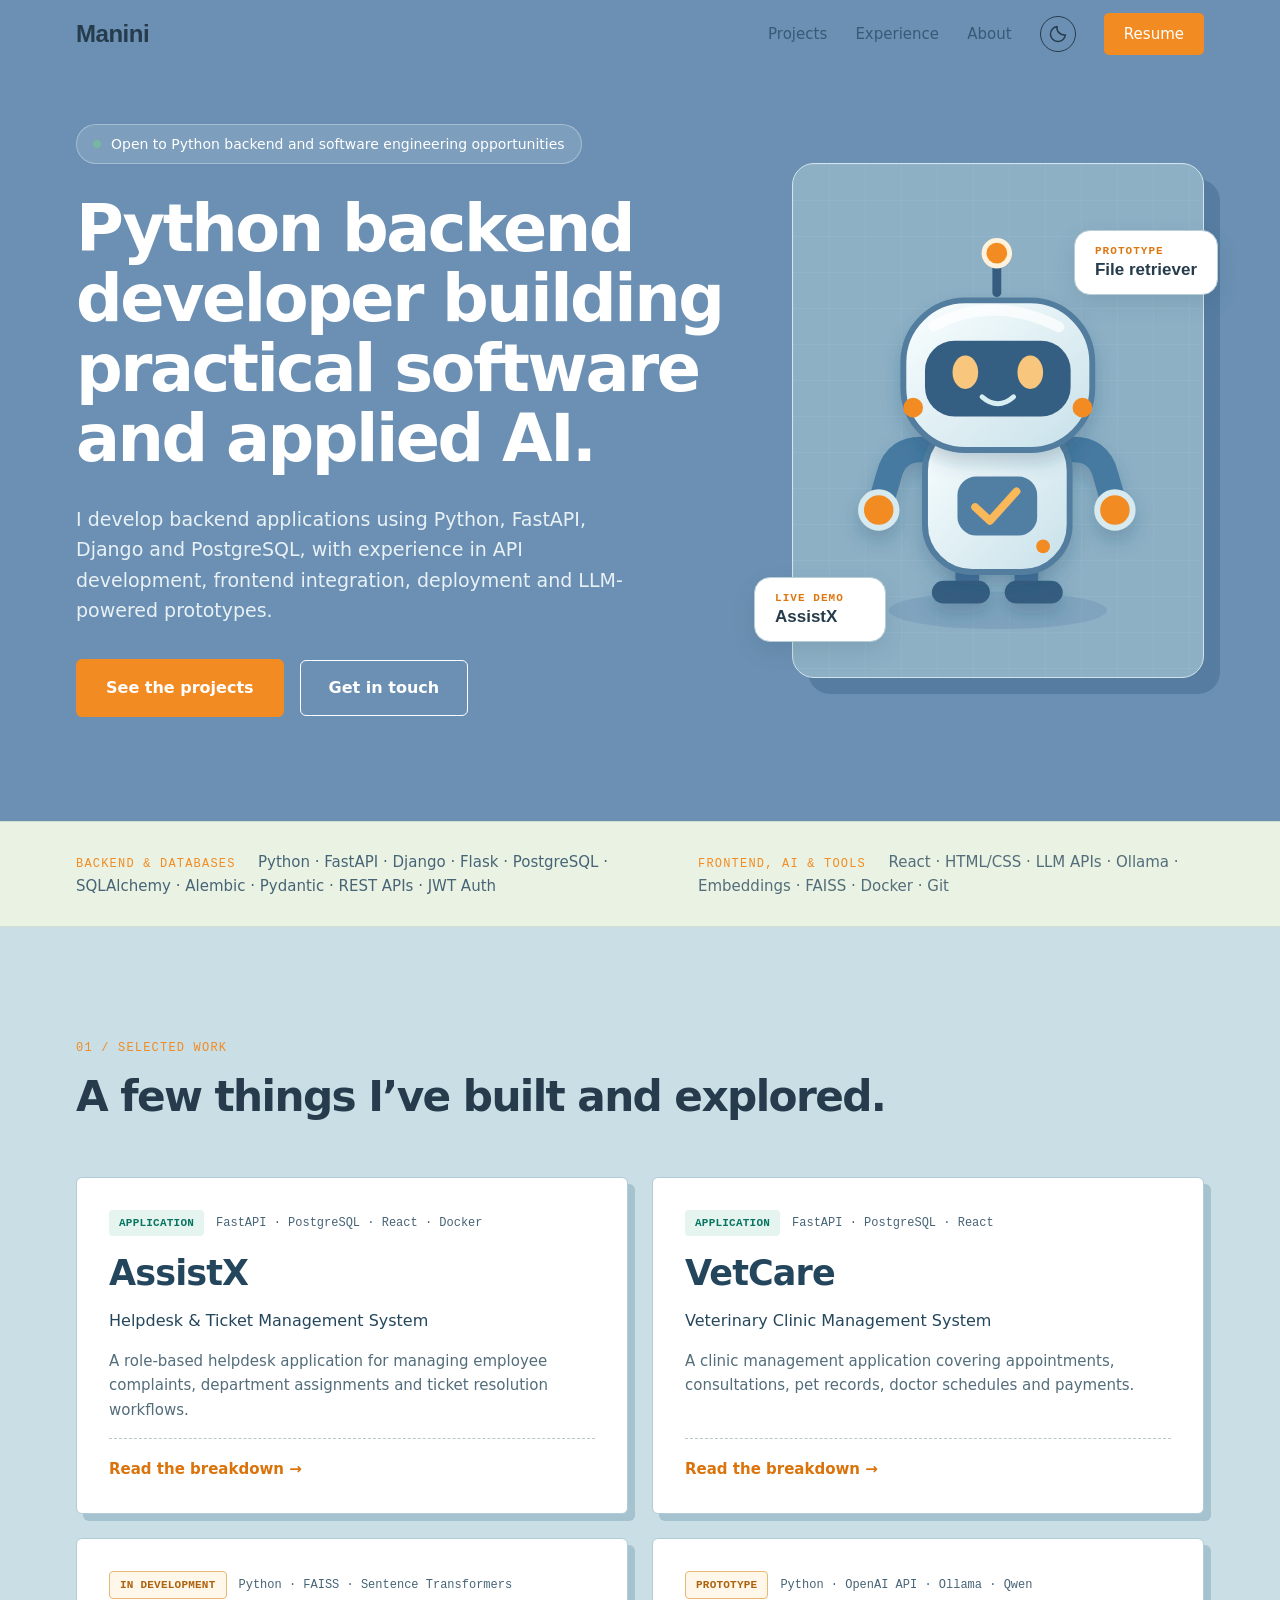
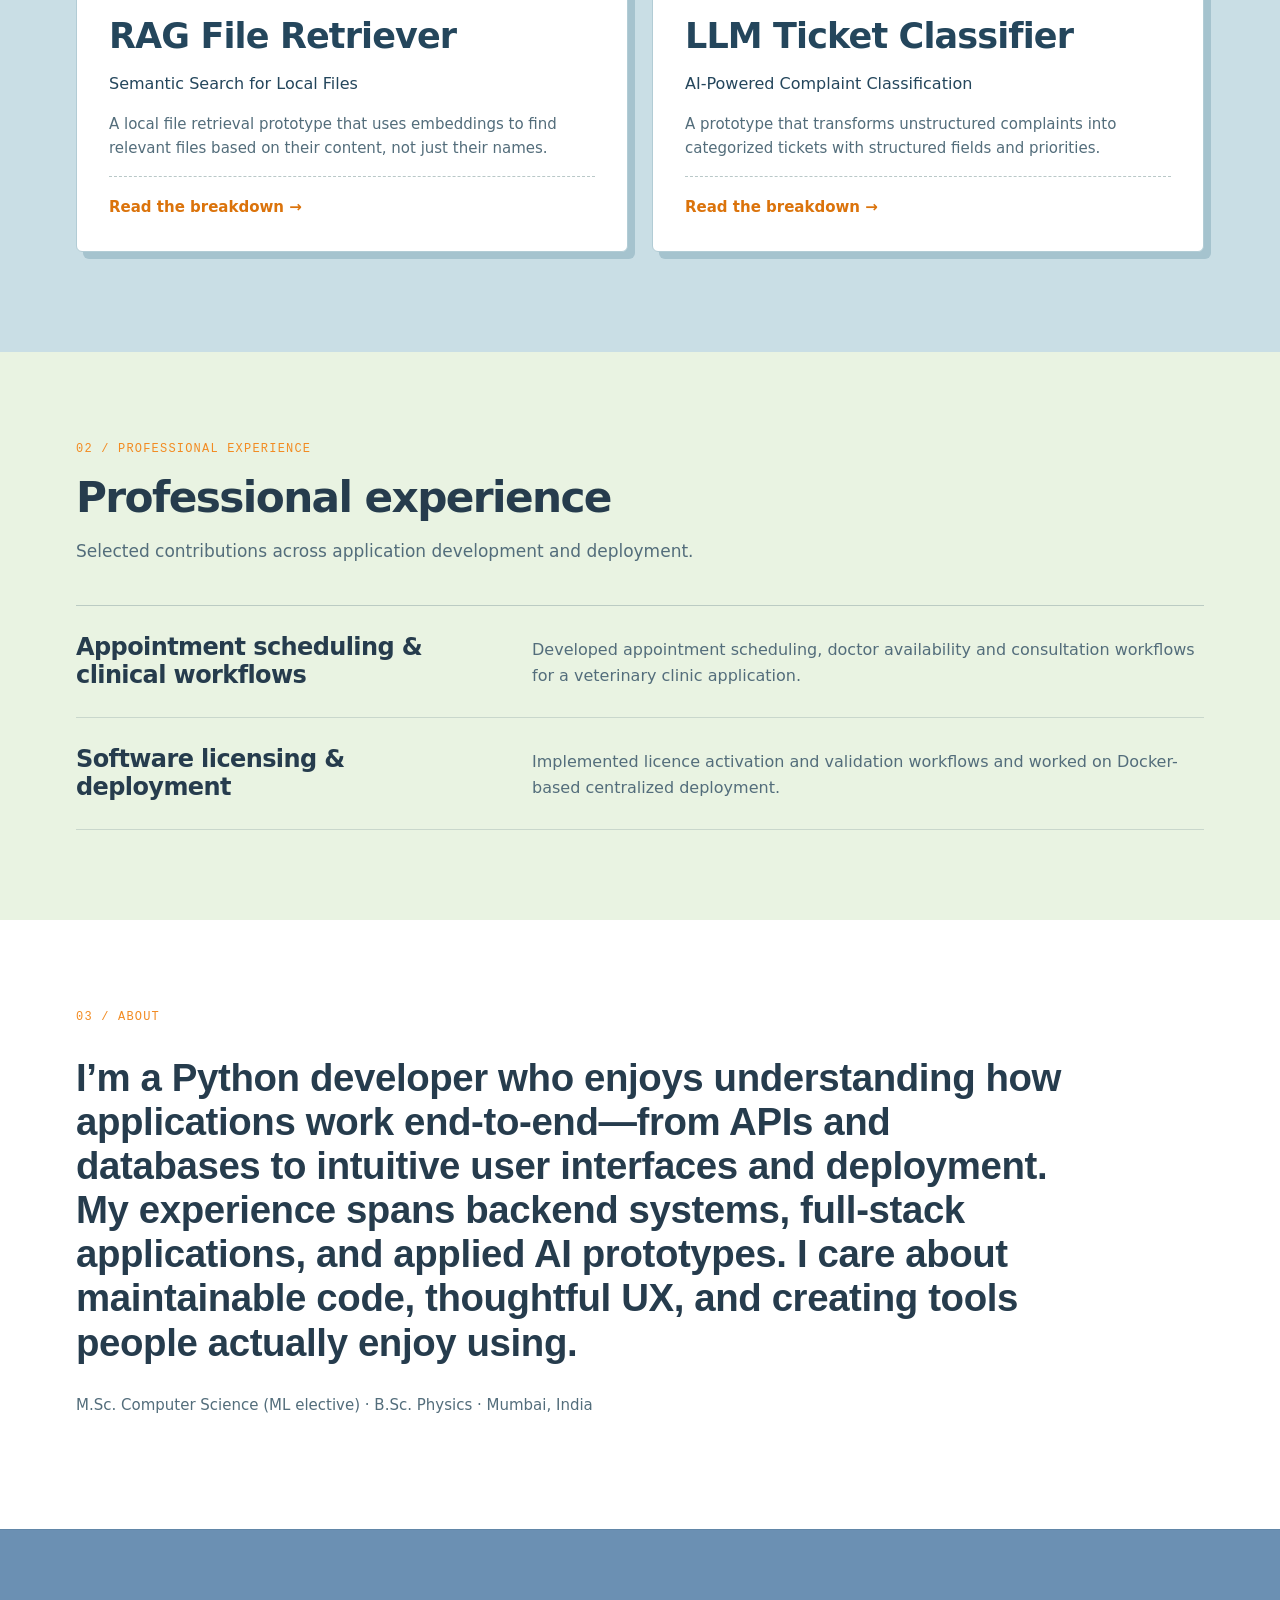
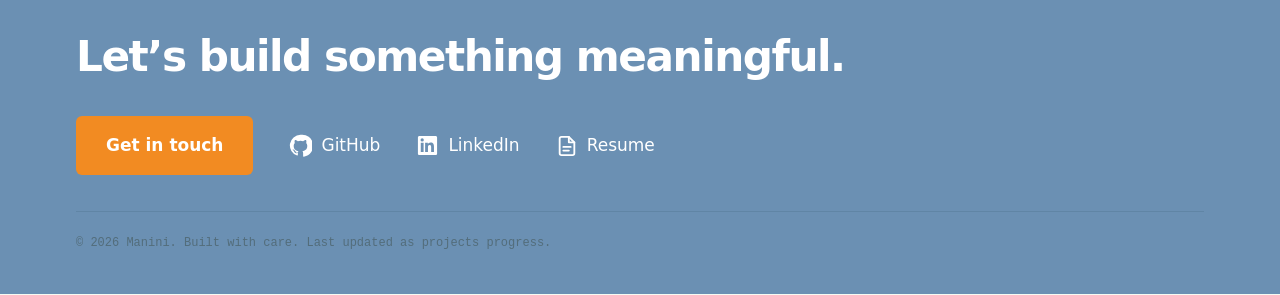
<file: index.html>
<!DOCTYPE html>
<html lang="en">
 <head>
  <meta charset="utf-8"/>
  <meta content="width=device-width, initial-scale=1" name="viewport"/>
  <title>
   Manini — Backend &amp; Applied AI
  </title>
  <link href="css/common.css" rel="stylesheet"/>
  <link href="css/home.css" rel="stylesheet"/>
  <link href="css/theme.css" rel="stylesheet"/>
  <script src="js/site.js">
  </script>
 </head>
 <body>
  <div class="portfolio-shell" data-canvas-height="2650" data-canvas-width="1440">
   <!-- HERO WRAPPER with glow -->
   <div class="hero-region">
    <div aria-hidden="true" class="hero-glow-left">
    </div>
    <div aria-hidden="true" class="hero-glow-right">
    </div>
    <!-- NAV -->
    <div class="site-header portfolio-header">
     <a class="portfolio-brand" href="#top">
      Manini
     </a>
     <nav class="portfolio-nav">
      <a class="nav-link" href="#projects">
       Projects
      </a>
      <a class="nav-link" href="#client-work">
       Experience
      </a>
      <a class="nav-link" href="#about">
       About
      </a>
      <button aria-label="Switch to dark mode" aria-pressed="false" class="theme-toggle" title="Switch to dark mode" type="button">
       <svg aria-hidden="true" class="moon-icon" fill="none" stroke="currentColor" stroke-linecap="round" stroke-linejoin="round" stroke-width="1.8" viewbox="0 0 24 24">
        <path d="M20.9 13.2A9 9 0 0 1 10.8 3.1 9 9 0 1 0 20.9 13.2Z">
        </path>
       </svg>
       <svg aria-hidden="true" class="sun-icon" fill="none" stroke="currentColor" stroke-linecap="round" stroke-width="1.8" viewbox="0 0 24 24">
        <circle cx="12" cy="12" r="4">
        </circle>
        <path d="M12 2v2m0 16v2M2 12h2m16 0h2M5 5l1.5 1.5m11 11L19 19M5 19l1.5-1.5m11-11L19 5">
        </path>
       </svg>
      </button>
      <a class="nav-resume" href="ManiniPednekar_Python_Software Engineer.pdf" target="_blank">
       Resume
      </a>
     </nav>
    </div>
    <!-- HERO -->
    <div class="home-hero" id="top">
     <div class="hero-copy">
      <div class="availability">
       <span class="availability-dot">
       </span>
       <span>
        Open to Python backend and software engineering
                opportunities
       </span>
      </div>
      <h1 class="hero-title">
       Python backend developer building practical software and applied
              AI.
      </h1>
      <p class="hero-description">
       I develop backend applications using Python, FastAPI, Django and
              PostgreSQL, with experience in API development, frontend
              integration, deployment and LLM-powered prototypes.
      </p>
      <div class="hero-actions">
       <a class="hero-primary" href="#projects">
        See the projects
       </a>
       <a class="hero-secondary" href="#contact">
        Get in touch
       </a>
      </div>
     </div>
     <!-- Portrait frame -->
     <div class="desktop-hero-illustration hero-illustration">
      <div class="hero-art-frame art-frame">
       <div aria-hidden="true" class="art-glow">
       </div>
       <div aria-label="Friendly illustrated developer robot with ticket, paw print, and document search icons" class="hero-robot" role="img">
        <svg aria-hidden="true" viewbox="0 0 400 470" xmlns="http://www.w3.org/2000/svg">
         <defs>
          <lineargradient id="robotBody" x1="0" x2="1" y1="0" y2="1">
           <stop stop-color="#faffff">
           </stop>
           <stop offset="1" stop-color="#c7e0e9">
           </stop>
          </lineargradient>
          <lineargradient id="robotBlue" x1="0" x2="1" y1="0" y2="1">
           <stop stop-color="#83b2cf">
           </stop>
           <stop offset="1" stop-color="#426f9a">
           </stop>
          </lineargradient>
          <filter height="170%" id="robotShadow" width="160%" x="-30%" y="-30%">
           <fedropshadow dx="0" dy="10" flood-color="#244c6c" flood-opacity=".26" stddeviation="9">
           </fedropshadow>
          </filter>
         </defs>
         <ellipse cx="200" cy="423" fill="#426f9a" opacity=".18" rx="111" ry="19">
         </ellipse>
         <!-- project symbols -->
         <!-- antenna -->
         <path d="M199 100V69" stroke="#365d80" stroke-linecap="round" stroke-width="9">
         </path>
         <circle cx="199" cy="60" fill="#f28b22" r="13" stroke="#fff2dc" stroke-width="5">
         </circle>
         <!-- arms and legs -->
         <g filter="url(#robotShadow)">
          <path d="M129 260q-33-4-40 27l-9 31" fill="none" stroke="#477aa1" stroke-linecap="round" stroke-width="26">
          </path>
          <circle cx="79" cy="321" fill="#f28b22" r="18" stroke="#d7eaf0" stroke-width="6">
          </circle>
          <path d="M270 260q33-4 40 27l9 31" fill="none" stroke="#477aa1" stroke-linecap="round" stroke-width="26">
          </path>
          <circle cx="319" cy="321" fill="#f28b22" r="18" stroke="#d7eaf0" stroke-width="6">
          </circle>
          <path d="M169 368v35m60-35v35" stroke="#426f9a" stroke-linecap="round" stroke-width="24">
          </path>
          <rect fill="#365d80" height="23" rx="12" width="59" x="133" y="393">
          </rect>
          <rect fill="#365d80" height="23" rx="12" width="59" x="207" y="393">
          </rect>
         </g>
         <!-- torso -->
         <rect fill="url(#robotBody)" filter="url(#robotShadow)" height="151" rx="48" stroke="#527d9e" stroke-width="6" width="147" x="126" y="233">
         </rect>
         <path d="M150 255q48-15 99 0" opacity=".75" stroke="white" stroke-linecap="round" stroke-width="8">
         </path>
         <rect fill="#517fa3" height="60" rx="19" width="81" x="159" y="287">
         </rect>
         <path d="m177 318 15 14 27-30" fill="none" stroke="#f9b85a" stroke-linecap="round" stroke-linejoin="round" stroke-width="8">
         </path>
         <circle cx="246" cy="358" fill="#f28b22" r="7">
         </circle>
         <!-- head -->
         <g class="robot-head" filter="url(#robotShadow)">
          <rect fill="url(#robotBody)" height="152" rx="63" stroke="#527d9e" stroke-width="6" width="192" x="104" y="108">
          </rect>
          <path d="M135 134q60-33 127 1" fill="none" opacity=".72" stroke="#fff" stroke-linecap="round" stroke-width="11">
          </path>
          <rect fill="#365f82" height="77" rx="30" width="148" x="126" y="149">
          </rect>
          <ellipse cx="167" cy="181" fill="#f8c77d" rx="13" ry="17">
          </ellipse>
          <ellipse cx="233" cy="181" fill="#f8c77d" rx="13" ry="17">
          </ellipse>
          <path d="M184 206q16 14 32 0" fill="none" stroke="#d7eff3" stroke-linecap="round" stroke-width="5">
          </path>
          <circle cx="114" cy="217" fill="#f28b22" r="10">
          </circle>
          <circle cx="286" cy="217" fill="#f28b22" r="10">
          </circle>
         </g>
        </svg>
       </div>
      </div>
      <div class="hero-project-label hero-label-top">
       <small>
        PROTOTYPE
       </small>
       <strong>
        File retriever
       </strong>
      </div>
      <div class="hero-project-label hero-label-bottom">
       <small>
        LIVE DEMO
       </small>
       <strong>
        AssistX
       </strong>
      </div>
     </div>
    </div>
   </div>
   <!-- STRIP -->
   <div class="skills-strip">
    <div class="skills-inner">
     <div class="skills-group">
      <span class="skills-label">
       BACKEND &amp; DATABASES
      </span>
      <span class="skills-backend">
       Python · FastAPI · Django · Flask · PostgreSQL · SQLAlchemy ·
              Alembic · Pydantic · REST APIs · JWT Auth
      </span>
     </div>
     <div class="skills-tools">
      <span class="skills-label">
       FRONTEND, AI &amp; TOOLS
      </span>
      <span class="skills-tools-list">
       React · HTML/CSS · LLM APIs · Ollama · Embeddings · FAISS ·
              Docker · Git
      </span>
     </div>
    </div>
   </div>
   <!-- PROJECTS -->
   <div class="projects-section" id="projects">
    <div class="section-heading">
     <span class="section-label">
      01 / SELECTED WORK
     </span>
     <h2 class="section-title">
      A few things I’ve built and explored.
     </h2>
    </div>
    <div class="project-grid">
     <article class="portfolio-project project-card">
      <div class="project-meta">
       <span class="project-status">
        APPLICATION
       </span>
       <span class="project-tech">
        FastAPI · PostgreSQL · React · Docker
       </span>
      </div>
      <h3 class="project-title">
       AssistX
      </h3>
      <strong class="project-subtitle">
       Helpdesk &amp; Ticket Management System
      </strong>
      <p class="project-description">
       A role-based helpdesk application for managing employee
              complaints, department assignments and ticket resolution
              workflows.
      </p>
      <div aria-hidden="true" class="project-separator">
      </div>
      <a class="project-link" href="assistx.html">
       Read the breakdown →
      </a>
     </article>
     <article class="portfolio-project project-card">
      <div class="project-meta">
       <span class="project-status">
        APPLICATION
       </span>
       <span class="project-tech">
        FastAPI · PostgreSQL · React
       </span>
      </div>
      <h3 class="project-title">
       VetCare
      </h3>
      <strong class="project-subtitle">
       Veterinary Clinic Management System
      </strong>
      <p class="project-description">
       A clinic management application covering appointments,
              consultations, pet records, doctor schedules and payments.
      </p>
      <div aria-hidden="true" class="project-separator">
      </div>
      <a class="project-link" href="vetcare.html">
       Read the breakdown →
      </a>
     </article>
     <article class="portfolio-project project-card">
      <div class="project-meta">
       <span class="project-status">
        IN DEVELOPMENT
       </span>
       <span class="project-tech">
        Python · FAISS · Sentence Transformers
       </span>
      </div>
      <h3 class="project-title">
       RAG File Retriever
      </h3>
      <strong class="project-subtitle">
       Semantic Search for Local Files
      </strong>
      <p class="project-description">
       A local file retrieval prototype that uses embeddings to find
              relevant files based on their content, not just their names.
      </p>
      <div aria-hidden="true" class="project-separator">
      </div>
      <a class="project-link" href="rag-file-retriever.html">
       Read the breakdown →
      </a>
     </article>
     <article class="portfolio-project project-card">
      <div class="project-meta">
       <span class="project-status">
        PROTOTYPE
       </span>
       <span class="project-tech">
        Python · OpenAI API · Ollama · Qwen
       </span>
      </div>
      <h3 class="project-title">
       LLM Ticket Classifier
      </h3>
      <strong class="project-subtitle">
       AI-Powered Complaint Classification
      </strong>
      <p class="project-description">
       A prototype that transforms unstructured complaints into
              categorized tickets with structured fields and priorities.
      </p>
      <div aria-hidden="true" class="project-separator">
      </div>
      <a class="project-link" href="llm-ticket-classifier.html">
       Read the breakdown →
      </a>
     </article>
    </div>
   </div>
   <!-- CLIENT WORK -->
   <div class="experience-section" id="client-work">
    <div class="experience-heading">
     <span class="section-label">
      02 / PROFESSIONAL EXPERIENCE
     </span>
     <h2 class="section-title">
      Professional experience
     </h2>
     <p class="experience-intro">
      Selected contributions across application development and
            deployment.
     </p>
    </div>
    <div class="experience-grid">
     <div class="experience-card">
      <h3 class="experience-title">
       Appointment scheduling &amp; clinical workflows
      </h3>
      <p class="experience-description">
       Developed appointment scheduling, doctor availability and
              consultation workflows for a veterinary clinic application.
      </p>
     </div>
     <div class="experience-card">
      <h3 class="experience-title">
       Software licensing &amp; deployment
      </h3>
      <p class="experience-description">
       Implemented licence activation and validation workflows and worked
              on Docker-based centralized deployment.
      </p>
     </div>
    </div>
   </div>
   <!-- ABOUT -->
   <div class="about-section" id="about">
    <span class="section-label">
     03 / ABOUT
    </span>
    <p class="about-description">
     I’m a Python developer who enjoys understanding how applications work
          end-to-end—from APIs and databases to intuitive user interfaces and
          deployment. My experience spans backend systems, full-stack
          applications, and applied AI prototypes. I care about maintainable
          code, thoughtful UX, and creating tools people actually enjoy using.
    </p>
    <span class="about-education">
     M.Sc. Computer Science (ML elective) · B.Sc. Physics · Mumbai,
          India
    </span>
   </div>
   <!-- CONTACT -->
   <div class="contact-section" id="contact">
    <div aria-hidden="true" class="contact-glow">
    </div>
    <div class="contact-inner">
     <h2 class="contact-title">
      Let’s build something meaningful.
     </h2>
     <div class="contact-links contact-actions">
      <a class="contact-email email-link" href="mailto:maninipednekar@gmail.com" title="Add your email address to the mailto link">
       Get in touch
      </a>
      <a aria-label="GitHub — add your profile URL" class="contact-github social-link" href="https://github.com/Maninisp" rel="noopener noreferrer" target="_blank" title="Add your GitHub profile URL">
       <svg aria-hidden="true" fill="currentColor" height="23" viewbox="0 0 24 24" width="23">
        <path d="M12 .9a11.1 11.1 0 0 0-3.51 21.63c.55.1.76-.24.76-.54v-2.08c-3.1.67-3.75-1.32-3.75-1.32-.51-1.3-1.25-1.64-1.25-1.64-1.02-.7.08-.69.08-.69 1.13.08 1.73 1.16 1.73 1.16 1 .1.77 2.7 3.2 1.92.1-.73.4-1.23.72-1.51-2.48-.28-5.09-1.24-5.09-5.52 0-1.22.44-2.22 1.16-3-.12-.28-.5-1.42.11-2.96 0 0 .94-.3 3.05 1.14a10.7 10.7 0 0 1 5.55 0c2.11-1.43 3.05-1.14 3.05-1.14.61 1.54.23 2.68.11 2.96.72.78 1.15 1.78 1.15 3 0 4.29-2.61 5.23-5.1 5.51.41.36.77 1.06.77 2.14v3.18c0 .3.2.65.77.54A11.1 11.1 0 0 0 12 .9Z">
        </path>
       </svg>
       GitHub
      </a>
      <a aria-label="LinkedIn — add your profile URL" class="contact-linkedin social-link" href="https://www.linkedin.com/in/maninipednekar/" rel="noopener noreferrer" target="_blank" title="Add your LinkedIn profile URL">
       <svg aria-hidden="true" fill="currentColor" height="23" viewbox="0 0 24 24" width="23">
        <path d="M20.45 2H3.55C2.7 2 2 2.67 2 3.5v17C2 21.33 2.7 22 3.55 22h16.9c.86 0 1.55-.67 1.55-1.5v-17c0-.83-.69-1.5-1.55-1.5ZM7.93 18.75H4.98V9.2h2.95v9.55ZM6.45 7.9a1.71 1.71 0 1 1 0-3.42 1.71 1.71 0 0 1 0 3.42Zm12.3 10.85H15.8V14.1c0-1.1-.02-2.53-1.54-2.53-1.54 0-1.78 1.2-1.78 2.45v4.73H9.53V9.2h2.83v1.3h.04c.4-.74 1.36-1.53 2.8-1.53 3 0 3.55 1.97 3.55 4.53v5.25Z">
        </path>
       </svg>
       LinkedIn
      </a>
      <a aria-label="Resume — PDF link to be added" class="contact-resume social-link" href="ManiniPednekar_Python_Software Engineer.pdf" target="_blank" title="Add your resume PDF link">
       <svg aria-hidden="true" fill="none" height="22" stroke="currentColor" stroke-linecap="round" stroke-linejoin="round" stroke-width="2" viewbox="0 0 24 24" width="22">
        <path d="M14 2H6a2 2 0 0 0-2 2v16a2 2 0 0 0 2 2h12a2 2 0 0 0 2-2V8z">
        </path>
        <path d="M14 2v6h6M8 13h8M8 17h6">
        </path>
       </svg>
       Resume
      </a>
     </div>
     <div class="site-credit">
      © 2026 Manini. Built with care. Last updated as projects progress.
     </div>
    </div>
   </div>
  </div>
  <a aria-label="Back to top" class="back-to-top" hidden="" href="#top" title="Back to top">
   <svg aria-hidden="true" fill="none" height="22" stroke="currentColor" stroke-linecap="round" stroke-linejoin="round" stroke-width="2.5" viewbox="0 0 24 24" width="22">
    <path d="m6 14 6-6 6 6">
    </path>
   </svg>
  </a>
 </body>
</html>
</file>
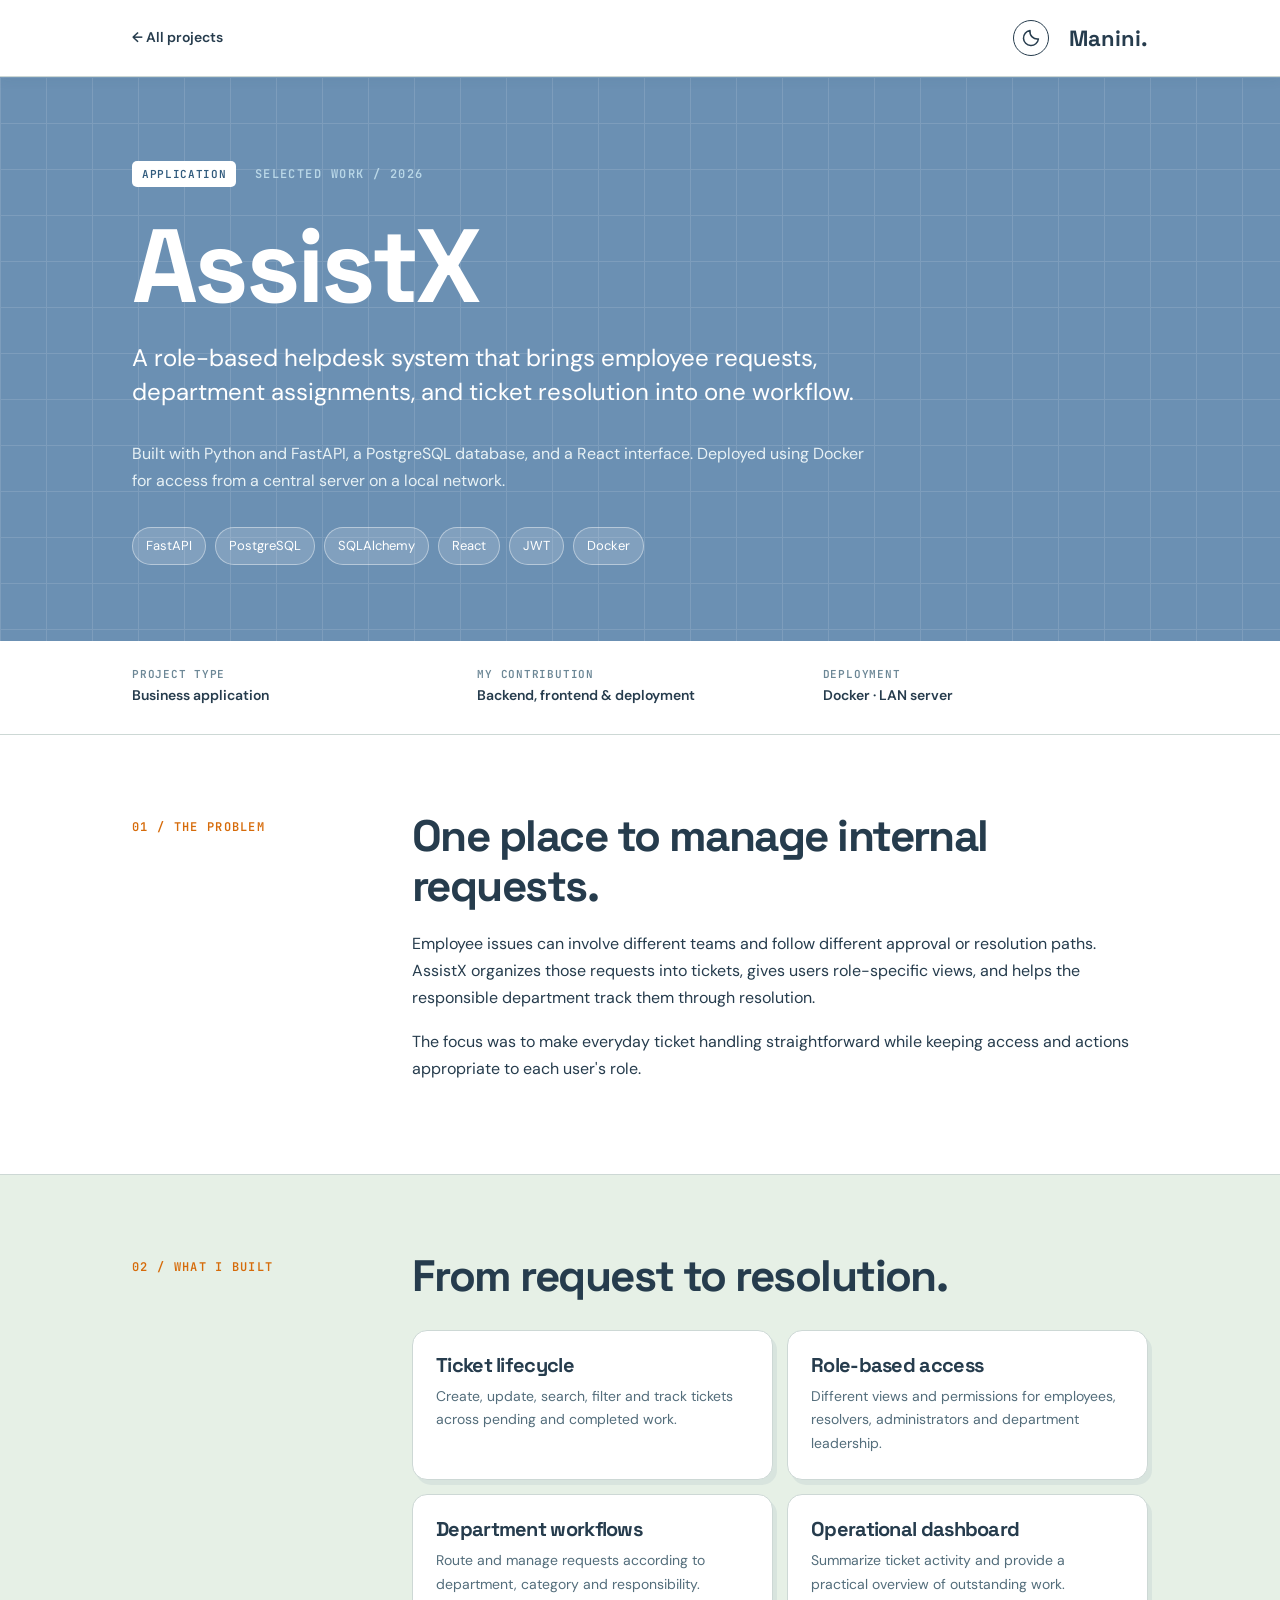
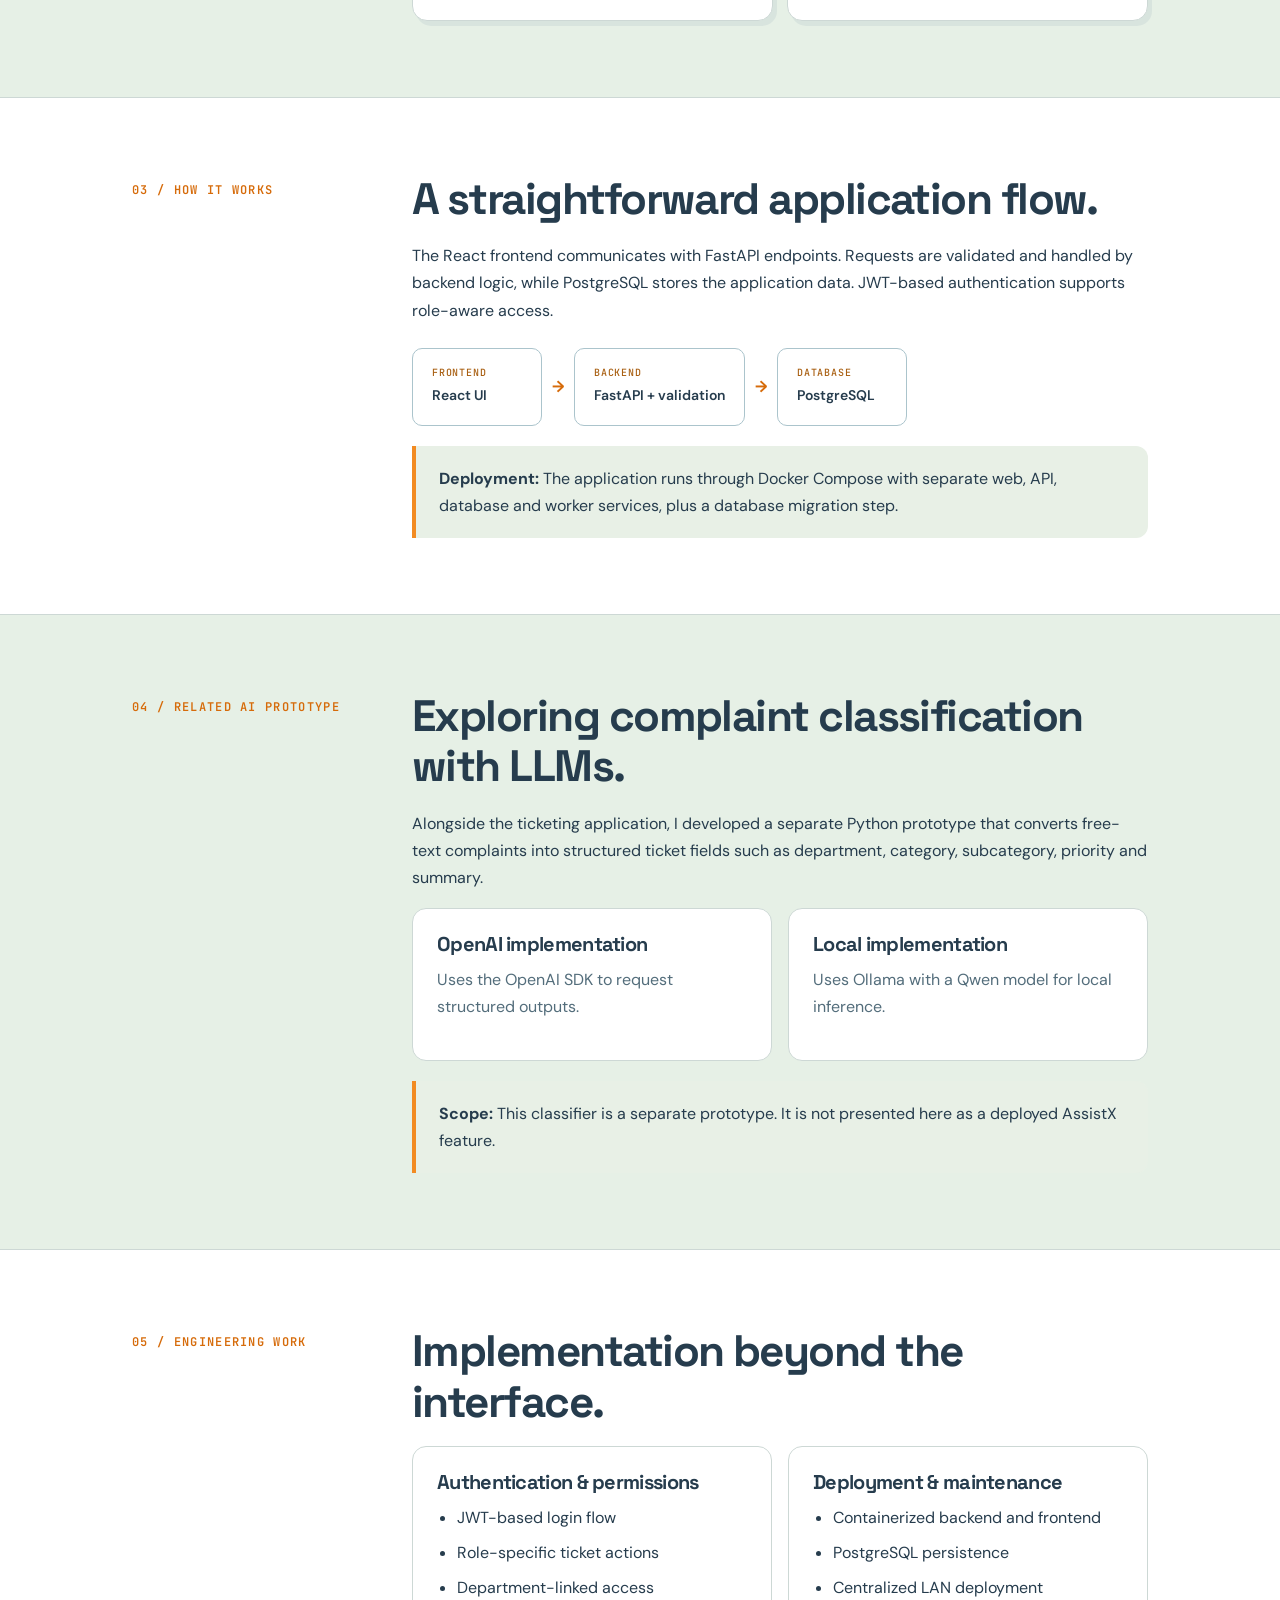
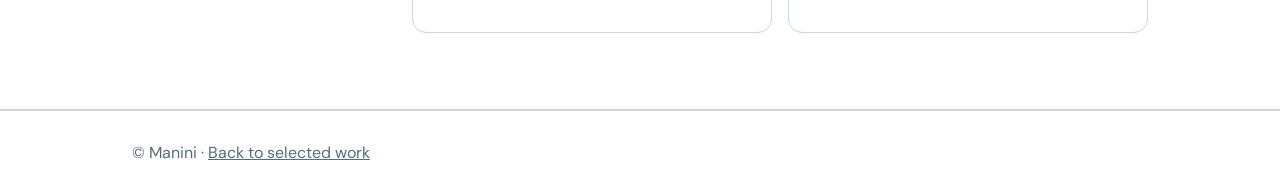
<file: assistx.html>
<!DOCTYPE html>
<html lang="en">
 <head>
  <meta charset="utf-8"/>
  <meta content="width=device-width, initial-scale=1" name="viewport"/>
  <title>
   AssistX — Manini | Project breakdown
  </title>
  <link href="https://fonts.googleapis.com" rel="preconnect"/>
  <link crossorigin="" href="https://fonts.gstatic.com" rel="preconnect"/>
  <link href="https://fonts.googleapis.com/css2?family=DM+Sans:wght@400;500;600;700&amp;family=Space+Grotesk:wght@400;500;600;700&amp;family=JetBrains+Mono:wght@400;500;600&amp;display=swap" rel="stylesheet"/>
  <link href="css/common.css" rel="stylesheet"/>
  <link href="css/projects.css" rel="stylesheet"/>
  <link href="css/theme.css" rel="stylesheet"/>
  <script src="js/site.js">
  </script>
 </head>
 <body data-demo-url="" data-repository-url="" id="top">
  <header class="topbar">
   <nav class="nav wrap">
    <a class="back" href="index.html#projects">
     ← All projects
    </a>
    <div class="nav-tools">
     <button aria-label="Switch to dark mode" aria-pressed="false" class="theme-toggle" title="Switch to dark mode" type="button">
      <svg aria-hidden="true" class="moon-icon" fill="none" stroke="currentColor" stroke-linecap="round" stroke-linejoin="round" stroke-width="1.8" viewbox="0 0 24 24">
       <path d="M20.9 13.2A9 9 0 0 1 10.8 3.1 9 9 0 1 0 20.9 13.2Z">
       </path>
      </svg>
      <svg aria-hidden="true" class="sun-icon" fill="none" stroke="currentColor" stroke-linecap="round" stroke-width="1.8" viewbox="0 0 24 24">
       <circle cx="12" cy="12" r="4">
       </circle>
       <path d="M12 2v2m0 16v2M2 12h2m16 0h2M5 5l1.5 1.5m11 11L19 19M5 19l1.5-1.5m11-11L19 5">
       </path>
      </svg>
     </button>
     <a class="brand" href="index.html">
      Manini.
     </a>
    </div>
   </nav>
  </header>
  <main>
   <section class="hero">
    <div class="wrap">
     <div class="eyebrow">
      <span class="status">
       Application
      </span>
      Selected work / 2026
     </div>
     <h1>
      AssistX
     </h1>
     <p class="lead">
      A role-based helpdesk system that brings employee requests,
            department assignments, and ticket resolution into one workflow.
     </p>
     <p class="small">
      Built with Python and FastAPI, a PostgreSQL database, and a React
            interface. Deployed using Docker for access from a central server on
            a local network.
     </p>
     <div class="pills">
      <span class="pill">
       FastAPI
      </span>
      <span class="pill">
       PostgreSQL
      </span>
      <span class="pill">
       SQLAlchemy
      </span>
      <span class="pill">
       React
      </span>
      <span class="pill">
       JWT
      </span>
      <span class="pill">
       Docker
      </span>
     </div>
     <div class="actions" data-project-links="" hidden="">
      <a class="btn primary" data-project-link="demo" hidden="" rel="noopener noreferrer" target="_blank">
       Live demo ↗
      </a>
      <a class="btn secondary" data-project-link="repository" hidden="" rel="noopener noreferrer" target="_blank">
       GitHub repository ↗
      </a>
     </div>
    </div>
   </section>
   <div class="meta">
    <div class="wrap">
     <div>
      <small>
       Project type
      </small>
      <strong>
       Business application
      </strong>
     </div>
     <div>
      <small>
       My contribution
      </small>
      <strong>
       Backend, frontend &amp; deployment
      </strong>
     </div>
     <div>
      <small>
       Deployment
      </small>
      <strong>
       Docker · LAN server
      </strong>
     </div>
    </div>
   </div>
   <section class="section">
    <div class="wrap section-grid">
     <div class="kicker">
      01 / The problem
     </div>
     <div>
      <h2>
       One place to manage internal requests.
      </h2>
      <p>
       Employee issues can involve different teams and follow different
              approval or resolution paths. AssistX organizes those requests
              into tickets, gives users role-specific views, and helps the
              responsible department track them through resolution.
      </p>
      <p>
       The focus was to make everyday ticket handling straightforward
              while keeping access and actions appropriate to each user's role.
      </p>
     </div>
    </div>
   </section>
   <section class="section section-highlight">
    <div class="wrap section-grid">
     <div class="kicker">
      02 / What I built
     </div>
     <div>
      <h2>
       From request to resolution.
      </h2>
      <div class="features">
       <div class="feature">
        <h3>
         Ticket lifecycle
        </h3>
        <p>
         Create, update, search, filter and track tickets across
                  pending and completed work.
        </p>
       </div>
       <div class="feature">
        <h3>
         Role-based access
        </h3>
        <p>
         Different views and permissions for employees, resolvers,
                  administrators and department leadership.
        </p>
       </div>
       <div class="feature">
        <h3>
         Department workflows
        </h3>
        <p>
         Route and manage requests according to department, category
                  and responsibility.
        </p>
       </div>
       <div class="feature">
        <h3>
         Operational dashboard
        </h3>
        <p>
         Summarize ticket activity and provide a practical overview of
                  outstanding work.
        </p>
       </div>
      </div>
     </div>
    </div>
   </section>
   <section class="section">
    <div class="wrap section-grid">
     <div class="kicker">
      03 / How it works
     </div>
     <div>
      <h2>
       A straightforward application flow.
      </h2>
      <p>
       The React frontend communicates with FastAPI endpoints. Requests
              are validated and handled by backend logic, while PostgreSQL
              stores the application data. JWT-based authentication supports
              role-aware access.
      </p>
      <div class="flow">
       <div class="node">
        <span>
         FRONTEND
        </span>
        React UI
       </div>
       <span class="arrow">
        →
       </span>
       <div class="node">
        <span>
         BACKEND
        </span>
        FastAPI + validation
       </div>
       <span class="arrow">
        →
       </span>
       <div class="node">
        <span>
         DATABASE
        </span>
        PostgreSQL
       </div>
      </div>
      <div class="note">
       <p>
        <strong>
         Deployment:
        </strong>
        The application runs through Docker
                Compose with separate web, API, database and worker services,
                plus a database migration step.
       </p>
      </div>
     </div>
    </div>
   </section>
   <section class="section section-highlight">
    <div class="wrap section-grid">
     <div class="kicker">
      04 / Related AI prototype
     </div>
     <div>
      <h2>
       Exploring complaint classification with LLMs.
      </h2>
      <p>
       Alongside the ticketing application, I developed a separate Python
              prototype that converts free-text complaints into structured
              ticket fields such as department, category, subcategory, priority
              and summary.
      </p>
      <div class="two">
       <div class="chip">
        <h3>
         OpenAI implementation
        </h3>
        <p class="muted">
         Uses the OpenAI SDK to request structured outputs.
        </p>
       </div>
       <div class="chip">
        <h3>
         Local implementation
        </h3>
        <p class="muted">
         Uses Ollama with a Qwen model for local inference.
        </p>
       </div>
      </div>
      <div class="note">
       <p>
        <strong>
         Scope:
        </strong>
        This classifier is a separate prototype.
                It is not presented here as a deployed AssistX feature.
       </p>
      </div>
     </div>
    </div>
   </section>
   <section class="section">
    <div class="wrap section-grid">
     <div class="kicker">
      05 / Engineering work
     </div>
     <div>
      <h2>
       Implementation beyond the interface.
      </h2>
      <div class="two">
       <div class="chip">
        <h3>
         Authentication &amp; permissions
        </h3>
        <ul>
         <li>
          JWT-based login flow
         </li>
         <li>
          Role-specific ticket actions
         </li>
         <li>
          Department-linked access
         </li>
        </ul>
       </div>
       <div class="chip">
        <h3>
         Deployment &amp; maintenance
        </h3>
        <ul>
         <li>
          Containerized backend and frontend
         </li>
         <li>
          PostgreSQL persistence
         </li>
         <li>
          Centralized LAN deployment
         </li>
        </ul>
       </div>
      </div>
     </div>
    </div>
   </section>
   <section class="section" data-project-links="" hidden="" id="demo">
    <div class="wrap section-grid">
     <div class="kicker">
      06 / Explore the project
     </div>
     <div>
      <h2>
       Demo &amp; source code.
      </h2>
      <div class="two" data-project-resource-grid="">
       <div class="chip" data-project-resource="demo" hidden="">
        <h3>
         Live demo
        </h3>
        <p>
         Try the application in your browser.
        </p>
        <a class="btn secondary" data-project-link="demo" hidden="" rel="noopener noreferrer" target="_blank">
         Open live demo ↗
        </a>
       </div>
       <div class="chip" data-project-resource="repository" hidden="" id="repository">
        <h3>
         Repository
        </h3>
        <p>
         Explore the project source code on GitHub.
        </p>
        <a class="btn secondary" data-project-link="repository" hidden="" rel="noopener noreferrer" target="_blank">
         View GitHub repository ↗
        </a>
       </div>
      </div>
     </div>
    </div>
   </section>
  </main>
  <footer class="footer">
   <div class="wrap">
    © Manini ·
    <a href="index.html#projects">
     Back to selected work
    </a>
   </div>
  </footer>
  <a aria-label="Back to top" class="back-to-top" hidden="" href="#top" title="Back to top">
   <svg aria-hidden="true" fill="none" height="22" stroke="currentColor" stroke-linecap="round" stroke-linejoin="round" stroke-width="2.5" viewbox="0 0 24 24" width="22">
    <path d="m6 14 6-6 6 6">
    </path>
   </svg>
  </a>
 </body>
</html>
</file>
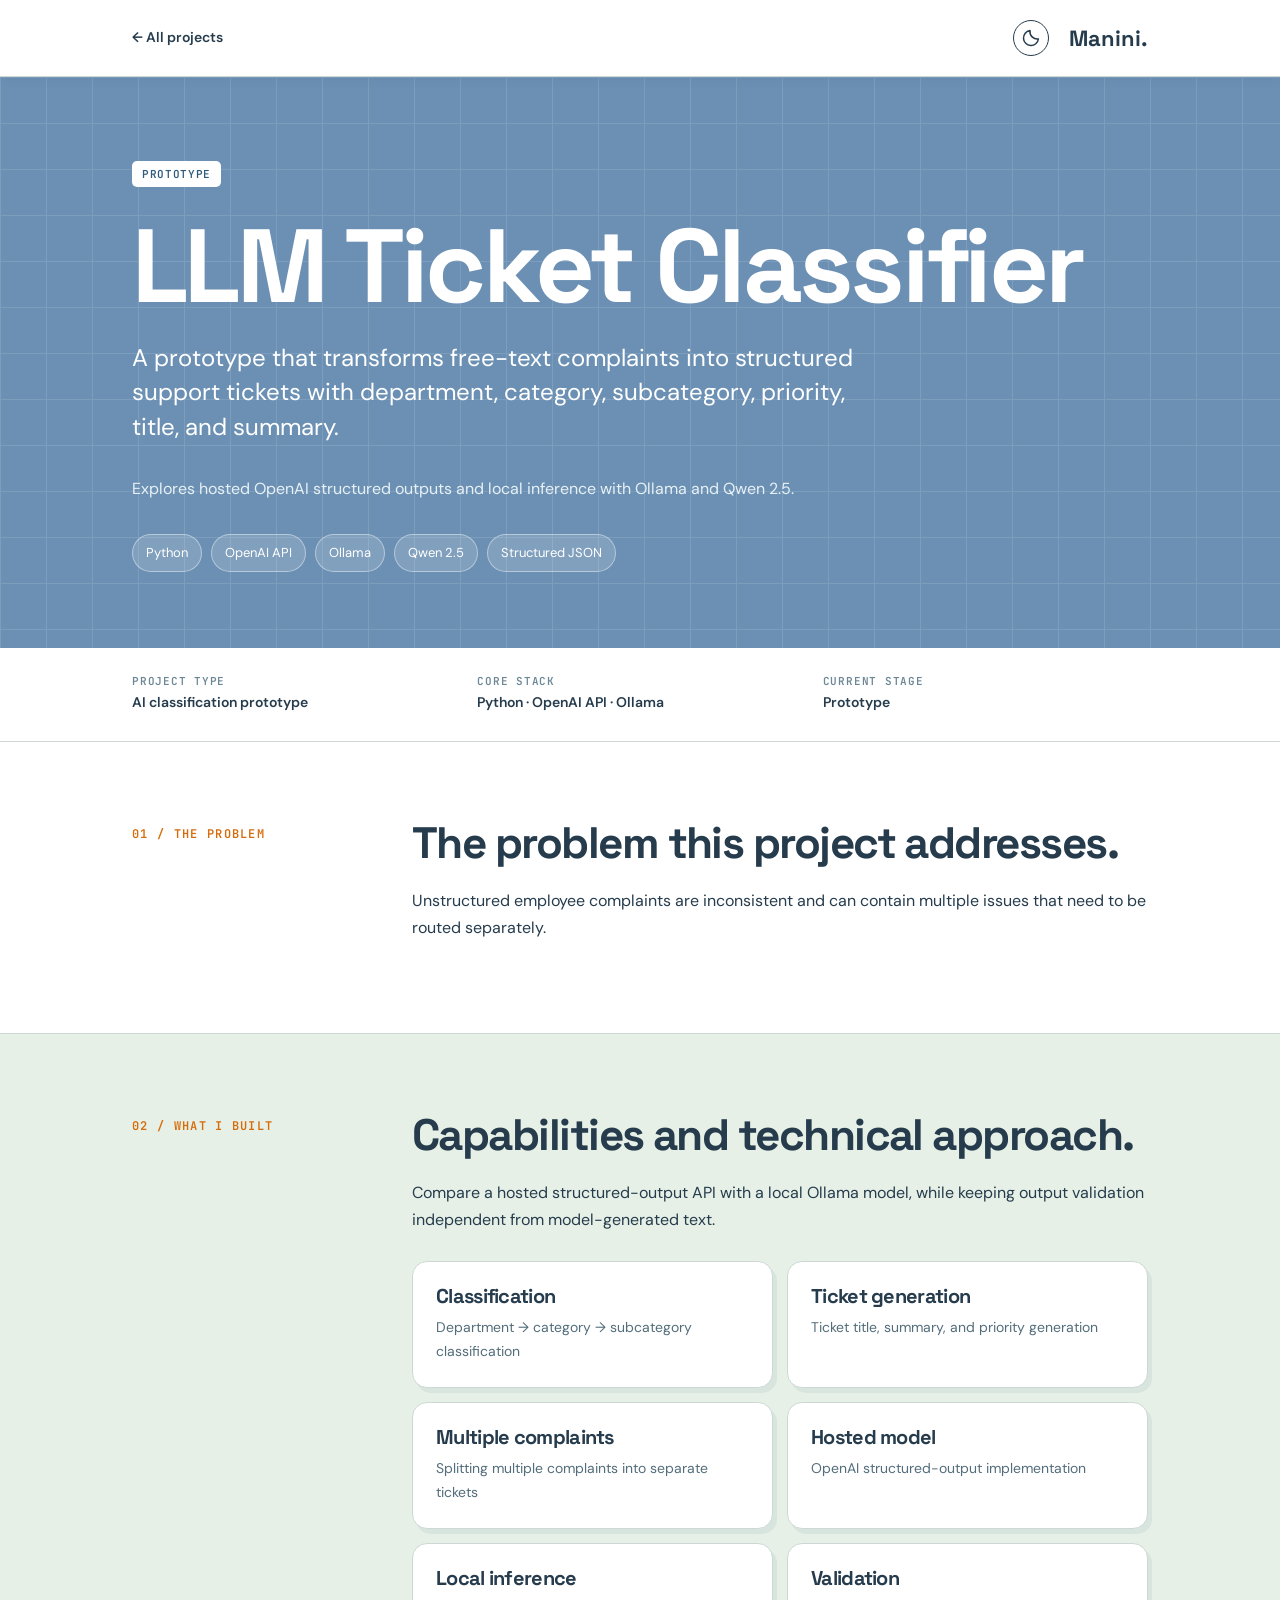
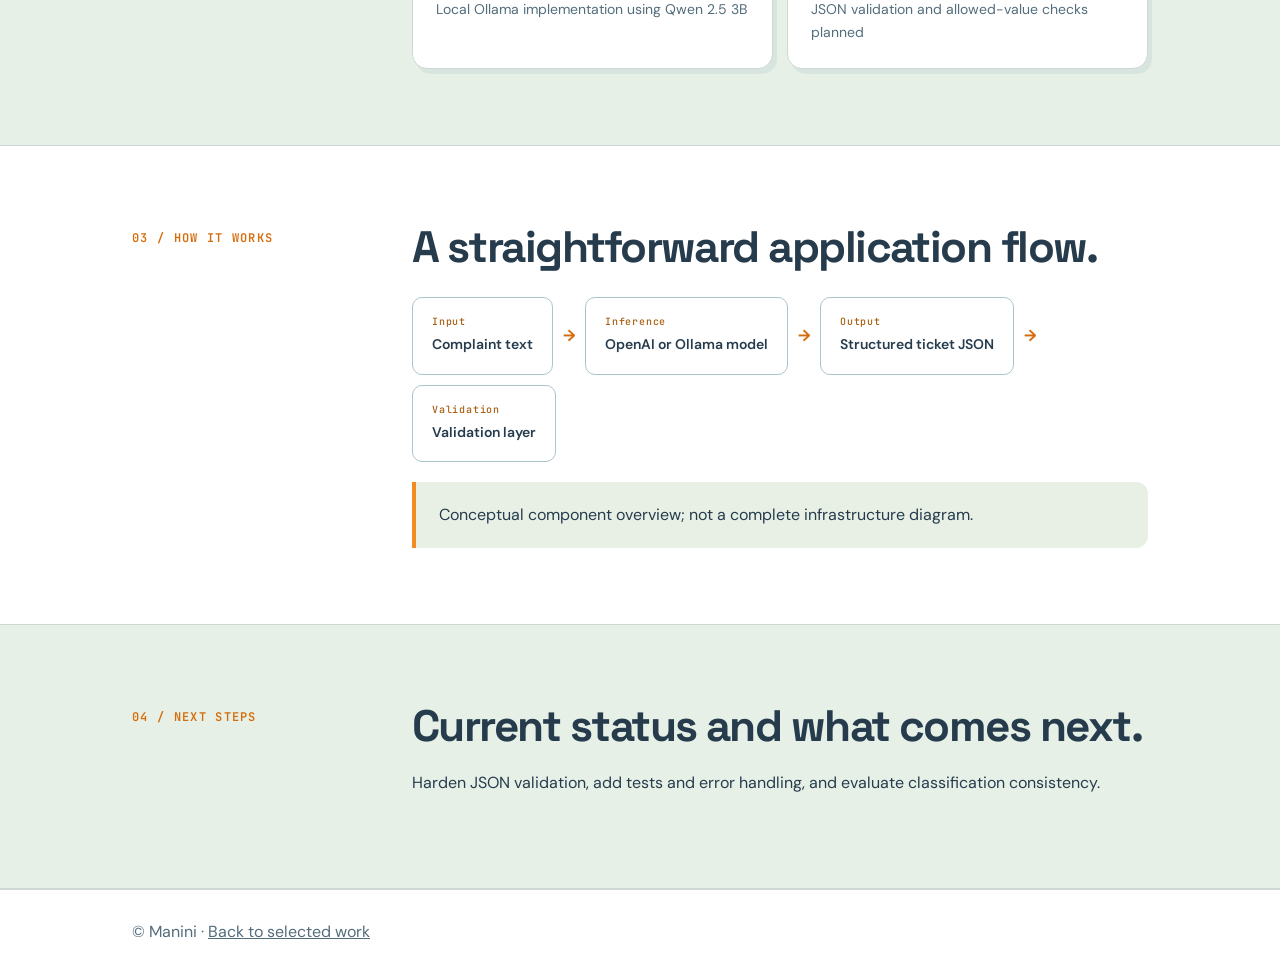
<file: llm-ticket-classifier.html>
<!DOCTYPE html>
<html lang="en">
 <head>
  <meta charset="utf-8"/>
  <meta content="width=device-width,initial-scale=1" name="viewport"/>
  <title>
   LLM Ticket Classifier — Manini Portfolio
  </title>
  <link href="https://fonts.googleapis.com" rel="preconnect"/>
  <link crossorigin="" href="https://fonts.gstatic.com" rel="preconnect"/>
  <link href="https://fonts.googleapis.com/css2?family=DM+Sans:wght@400;500;600;700&amp;family=Space+Grotesk:wght@400;500;600;700&amp;family=JetBrains+Mono:wght@400;500;600&amp;display=swap" rel="stylesheet"/>
  <link href="css/common.css" rel="stylesheet"/>
  <link href="css/projects.css" rel="stylesheet"/>
  <link href="css/theme.css" rel="stylesheet"/>
  <script src="js/site.js">
  </script>
 </head>
 <body data-demo-url="" data-repository-url="" id="top">
  <header class="topbar">
   <nav class="nav wrap">
    <a class="back" href="index.html#projects">
     ← All projects
    </a>
    <div class="nav-tools">
     <button aria-label="Switch to dark mode" aria-pressed="false" class="theme-toggle" title="Switch to dark mode" type="button">
      <svg aria-hidden="true" class="moon-icon" fill="none" stroke="currentColor" stroke-linecap="round" stroke-linejoin="round" stroke-width="1.8" viewbox="0 0 24 24">
       <path d="M20.9 13.2A9 9 0 0 1 10.8 3.1 9 9 0 1 0 20.9 13.2Z">
       </path>
      </svg>
      <svg aria-hidden="true" class="sun-icon" fill="none" stroke="currentColor" stroke-linecap="round" stroke-width="1.8" viewbox="0 0 24 24">
       <circle cx="12" cy="12" r="4">
       </circle>
       <path d="M12 2v2m0 16v2M2 12h2m16 0h2M5 5l1.5 1.5m11 11L19 19M5 19l1.5-1.5m11-11L19 5">
       </path>
      </svg>
     </button>
     <a class="brand" href="index.html">
      Manini.
     </a>
    </div>
   </nav>
  </header>
  <main>
   <section class="hero">
    <div class="wrap">
     <div class="eyebrow">
      <span class="status">
       Prototype
      </span>
     </div>
     <h1>
      LLM Ticket Classifier
     </h1>
     <p class="lead">
      A prototype that transforms free-text complaints into structured support tickets with department, category, subcategory, priority, title, and summary.
     </p>
     <p class="small">
      Explores hosted OpenAI structured outputs and local inference with Ollama and Qwen 2.5.
     </p>
     <div class="pills">
      <span class="pill">
       Python
      </span>
      <span class="pill">
       OpenAI API
      </span>
      <span class="pill">
       Ollama
      </span>
      <span class="pill">
       Qwen 2.5
      </span>
      <span class="pill">
       Structured JSON
      </span>
     </div>
     <div class="actions" data-project-links="" hidden="">
      <a class="btn primary" data-project-link="demo" hidden="" rel="noopener noreferrer" target="_blank">
       Live demo ↗
      </a>
      <a class="btn secondary" data-project-link="https://github.com/Maninisp/llm-ticket-classifier" hidden="" rel="noopener noreferrer" target="_blank">
       GitHub repository ↗
      </a>
     </div>
    </div>
   </section>
   <div class="meta">
    <div class="wrap">
     <div>
      <small>
       Project type
      </small>
      <strong>
       AI classification prototype
      </strong>
     </div>
     <div>
      <small>
       Core stack
      </small>
      <strong>
       Python · OpenAI API · Ollama
      </strong>
     </div>
     <div>
      <small>
       Current stage
      </small>
      <strong>
       Prototype
      </strong>
     </div>
    </div>
   </div>
   <section class="section">
    <div class="wrap section-grid">
     <div class="kicker">
      01 / The problem
     </div>
     <div>
      <h2>
       The problem this project addresses.
      </h2>
      <p>
       Unstructured employee complaints are inconsistent and can contain multiple issues that need to be routed separately.
      </p>
     </div>
    </div>
   </section>
   <section class="section section-highlight">
    <div class="wrap section-grid">
     <div class="kicker">
      02 / What I built
     </div>
     <div>
      <h2>
       Capabilities and technical approach.
      </h2>
      <p>
       Compare a hosted structured-output API with a local Ollama model, while keeping output validation independent from model-generated text.
      </p>
      <div class="features">
       <div class="feature">
        <h3>
         Classification
        </h3>
        <p>
         Department → category → subcategory classification
        </p>
       </div>
       <div class="feature">
        <h3>
         Ticket generation
        </h3>
        <p>
         Ticket title, summary, and priority generation
        </p>
       </div>
       <div class="feature">
        <h3>
         Multiple complaints
        </h3>
        <p>
         Splitting multiple complaints into separate tickets
        </p>
       </div>
       <div class="feature">
        <h3>
         Hosted model
        </h3>
        <p>
         OpenAI structured-output implementation
        </p>
       </div>
       <div class="feature">
        <h3>
         Local inference
        </h3>
        <p>
         Local Ollama implementation using Qwen 2.5 3B
        </p>
       </div>
       <div class="feature">
        <h3>
         Validation
        </h3>
        <p>
         JSON validation and allowed-value checks planned
        </p>
       </div>
      </div>
     </div>
    </div>
   </section>
   <section class="section">
    <div class="wrap section-grid">
     <div class="kicker">
      03 / How it works
     </div>
     <div>
      <h2>
       A straightforward application flow.
      </h2>
      <div class="flow">
       <div class="node">
        <span>
         Input
        </span>
        Complaint text
       </div>
       <span class="arrow">
        →
       </span>
       <div class="node">
        <span>
         Inference
        </span>
        OpenAI or Ollama model
       </div>
       <span class="arrow">
        →
       </span>
       <div class="node">
        <span>
         Output
        </span>
        Structured ticket JSON
       </div>
       <span class="arrow">
        →
       </span>
       <div class="node">
        <span>
         Validation
        </span>
        Validation layer
       </div>
      </div>
      <div class="note">
       <p>
        Conceptual component overview; not a complete infrastructure diagram.
       </p>
      </div>
     </div>
    </div>
   </section>
   <section class="section section-highlight">
    <div class="wrap section-grid">
     <div class="kicker">
      04 / Next steps
     </div>
     <div>
      <h2>
       Current status and what comes next.
      </h2>
      <p>
       Harden JSON validation, add tests and error handling, and evaluate classification consistency.
      </p>
     </div>
    </div>
   </section>
   <section class="section" data-project-links="" hidden="" id="demo">
    <div class="wrap section-grid">
     <div class="kicker">
      05 / Explore the project
     </div>
     <div>
      <h2>
       Demo &amp; source code.
      </h2>
      <div class="two" data-project-resource-grid="">
       <div class="chip" data-project-resource="demo" hidden="">
        <h3>
         Live demo
        </h3>
        <p>
         Try the application in your browser.
        </p>
        <a class="btn secondary" data-project-link="demo" hidden="" rel="noopener noreferrer" target="_blank">
         Open live demo ↗
        </a>
       </div>
       <div class="chip" data-project-resource="repository" hidden="" id="repository">
        <h3>
         Repository
        </h3>
        <p>
         Explore the project source code on GitHub.
        </p>
        <a class="btn secondary" data-project-link="https://github.com/Maninisp/llm-ticket-classifier" hidden="" rel="noopener noreferrer" target="_blank">
         View GitHub repository ↗
        </a>
       </div>
      </div>
     </div>
    </div>
   </section>
  </main>
  <footer class="footer">
   <div class="wrap">
    © Manini ·
    <a href="index.html#projects">
     Back to selected work
    </a>
   </div>
  </footer>
  <a aria-label="Back to top" class="back-to-top" hidden="" href="#top">
   ↑
  </a>
 </body>
</html>
</file>
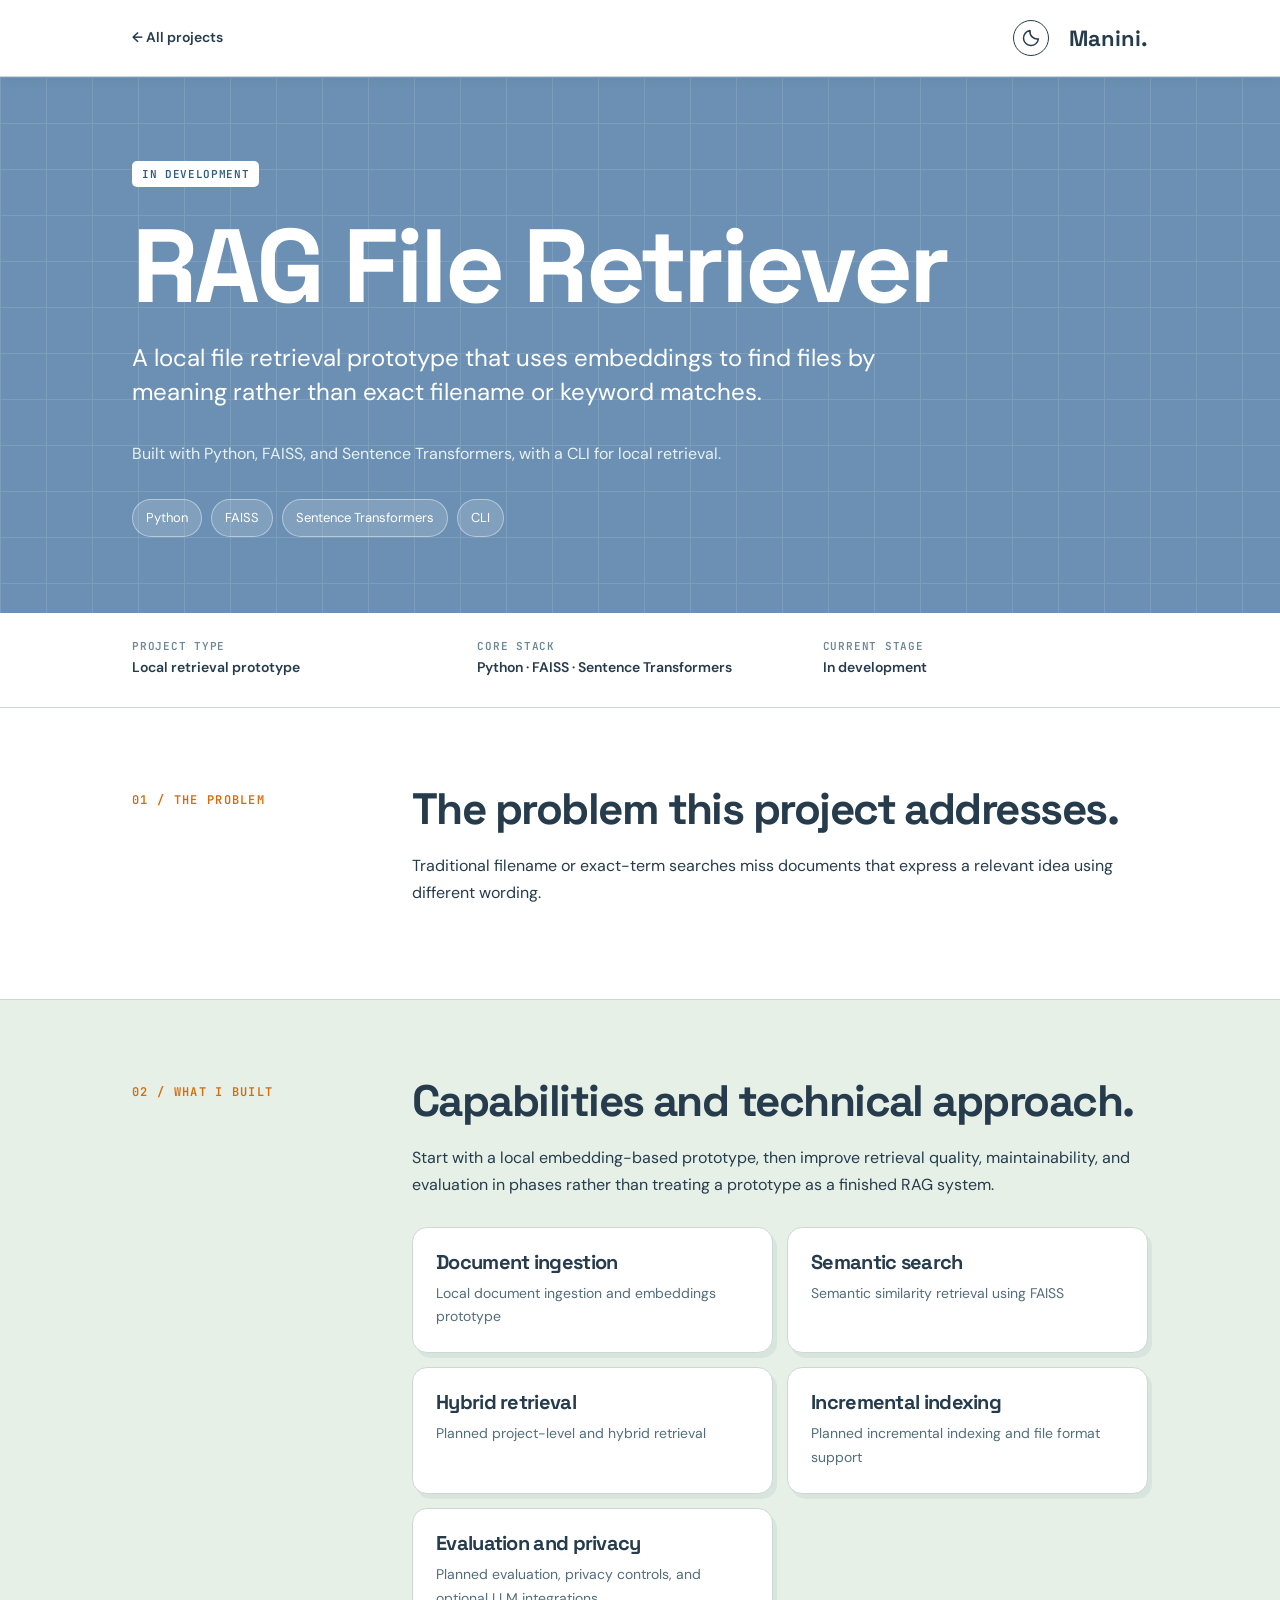
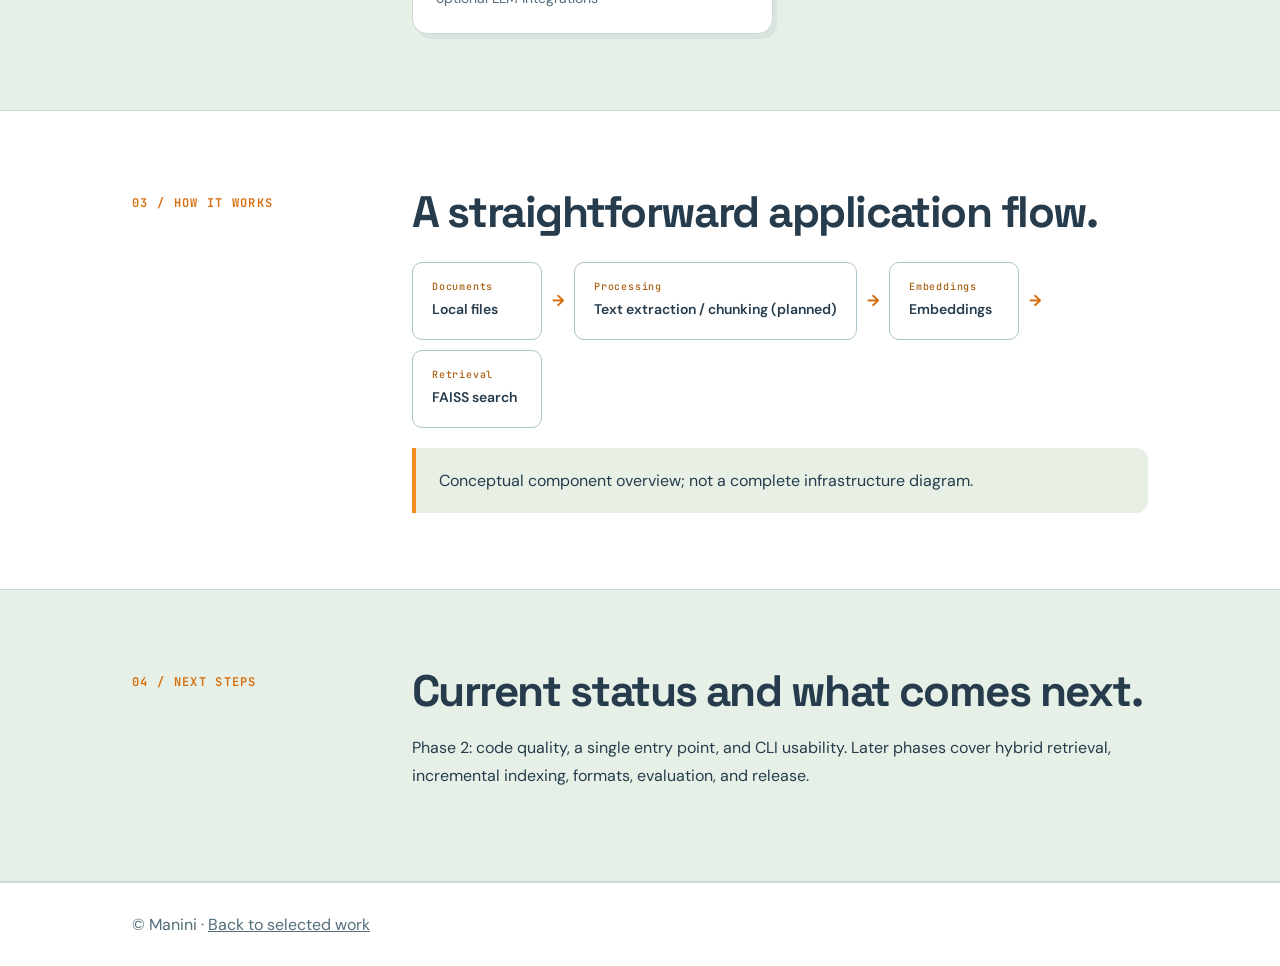
<file: rag-file-retriever.html>
<!DOCTYPE html>
<html lang="en">
 <head>
  <meta charset="utf-8"/>
  <meta content="width=device-width,initial-scale=1" name="viewport"/>
  <title>
   RAG File Retriever — Manini Portfolio
  </title>
  <link href="https://fonts.googleapis.com" rel="preconnect"/>
  <link crossorigin="" href="https://fonts.gstatic.com" rel="preconnect"/>
  <link href="https://fonts.googleapis.com/css2?family=DM+Sans:wght@400;500;600;700&amp;family=Space+Grotesk:wght@400;500;600;700&amp;family=JetBrains+Mono:wght@400;500;600&amp;display=swap" rel="stylesheet"/>
  <link href="css/common.css" rel="stylesheet"/>
  <link href="css/projects.css" rel="stylesheet"/>
  <link href="css/theme.css" rel="stylesheet"/>
  <script src="js/site.js">
  </script>
 </head>
 <body data-demo-url="" data-repository-url="" id="top">
  <header class="topbar">
   <nav class="nav wrap">
    <a class="back" href="index.html#projects">
     ← All projects
    </a>
    <div class="nav-tools">
     <button aria-label="Switch to dark mode" aria-pressed="false" class="theme-toggle" title="Switch to dark mode" type="button">
      <svg aria-hidden="true" class="moon-icon" fill="none" stroke="currentColor" stroke-linecap="round" stroke-linejoin="round" stroke-width="1.8" viewbox="0 0 24 24">
       <path d="M20.9 13.2A9 9 0 0 1 10.8 3.1 9 9 0 1 0 20.9 13.2Z">
       </path>
      </svg>
      <svg aria-hidden="true" class="sun-icon" fill="none" stroke="currentColor" stroke-linecap="round" stroke-width="1.8" viewbox="0 0 24 24">
       <circle cx="12" cy="12" r="4">
       </circle>
       <path d="M12 2v2m0 16v2M2 12h2m16 0h2M5 5l1.5 1.5m11 11L19 19M5 19l1.5-1.5m11-11L19 5">
       </path>
      </svg>
     </button>
     <a class="brand" href="index.html">
      Manini.
     </a>
    </div>
   </nav>
  </header>
  <main>
   <section class="hero">
    <div class="wrap">
     <div class="eyebrow">
      <span class="status">
       In development
      </span>
     </div>
     <h1>
      RAG File Retriever
     </h1>
     <p class="lead">
      A local file retrieval prototype that uses embeddings to find files
            by meaning rather than exact filename or keyword matches.
     </p>
     <p class="small">
      Built with Python, FAISS, and Sentence Transformers, with a CLI for local retrieval.
     </p>
     <div class="pills">
      <span class="pill">
       Python
      </span>
      <span class="pill">
       FAISS
      </span>
      <span class="pill">
       Sentence Transformers
      </span>
      <span class="pill">
       CLI
      </span>
     </div>
     <div class="actions" data-project-links="" hidden="">
      <a class="btn primary" data-project-link="demo" hidden="" rel="noopener noreferrer" target="_blank">
       Live demo ↗
      </a>
      <a class="btn secondary" data-project-link="https://github.com/Maninisp/rag-file-retriever" hidden="" rel="noopener noreferrer" target="_blank">
       GitHub repository ↗
      </a>
     </div>
    </div>
   </section>
   <div class="meta">
    <div class="wrap">
     <div>
      <small>
       Project type
      </small>
      <strong>
       Local retrieval prototype
      </strong>
     </div>
     <div>
      <small>
       Core stack
      </small>
      <strong>
       Python · FAISS · Sentence Transformers
      </strong>
     </div>
     <div>
      <small>
       Current stage
      </small>
      <strong>
       In development
      </strong>
     </div>
    </div>
   </div>
   <section class="section">
    <div class="wrap section-grid">
     <div class="kicker">
      01 / The problem
     </div>
     <div>
      <h2>
       The problem this project addresses.
      </h2>
      <p>
       Traditional filename or exact-term searches miss documents that
            express a relevant idea using different wording.
      </p>
     </div>
    </div>
   </section>
   <section class="section section-highlight">
    <div class="wrap section-grid">
     <div class="kicker">
      02 / What I built
     </div>
     <div>
      <h2>
       Capabilities and technical approach.
      </h2>
      <p>
       Start with a local embedding-based prototype, then improve
              retrieval quality, maintainability, and evaluation in phases
              rather than treating a prototype as a finished RAG system.
      </p>
      <div class="features">
       <div class="feature">
        <h3>
         Document ingestion
        </h3>
        <p>
         Local document ingestion and embeddings prototype
        </p>
       </div>
       <div class="feature">
        <h3>
         Semantic search
        </h3>
        <p>
         Semantic similarity retrieval using FAISS
        </p>
       </div>
       <div class="feature">
        <h3>
         Hybrid retrieval
        </h3>
        <p>
         Planned project-level and hybrid retrieval
        </p>
       </div>
       <div class="feature">
        <h3>
         Incremental indexing
        </h3>
        <p>
         Planned incremental indexing and file format support
        </p>
       </div>
       <div class="feature">
        <h3>
         Evaluation and privacy
        </h3>
        <p>
         Planned evaluation, privacy controls, and optional LLM
                integrations
        </p>
       </div>
      </div>
     </div>
    </div>
   </section>
   <section class="section">
    <div class="wrap section-grid">
     <div class="kicker">
      03 / How it works
     </div>
     <div>
      <h2>
       A straightforward application flow.
      </h2>
      <div class="flow">
       <div class="node">
        <span>
         Documents
        </span>
        Local files
       </div>
       <span class="arrow">
        →
       </span>
       <div class="node">
        <span>
         Processing
        </span>
        Text extraction / chunking (planned)
       </div>
       <span class="arrow">
        →
       </span>
       <div class="node">
        <span>
         Embeddings
        </span>
        Embeddings
       </div>
       <span class="arrow">
        →
       </span>
       <div class="node">
        <span>
         Retrieval
        </span>
        FAISS search
       </div>
      </div>
      <div class="note">
       <p>
        Conceptual component overview; not a complete infrastructure
            diagram.
       </p>
      </div>
     </div>
    </div>
   </section>
   <section class="section section-highlight">
    <div class="wrap section-grid">
     <div class="kicker">
      04 / Next steps
     </div>
     <div>
      <h2>
       Current status and what comes next.
      </h2>
      <p>
       Phase 2: code quality, a single entry point, and CLI usability.
            Later phases cover hybrid retrieval, incremental indexing, formats,
            evaluation, and release.
      </p>
     </div>
    </div>
   </section>
   <section class="section" data-project-links="" hidden="" id="demo">
    <div class="wrap section-grid">
     <div class="kicker">
      05 / Explore the project
     </div>
     <div>
      <h2>
       Demo &amp; source code.
      </h2>
      <div class="two" data-project-resource-grid="">
       <div class="chip" data-project-resource="demo" hidden="">
        <h3>
         Live demo
        </h3>
        <p>
         Try the application in your browser.
        </p>
        <a class="btn secondary" data-project-link="demo" hidden="" rel="noopener noreferrer" target="_blank">
         Open live demo ↗
        </a>
       </div>
       <div class="chip" data-project-resource="repository" hidden="" id="repository">
        <h3>
         Repository
        </h3>
        <p>
         Explore the project source code on GitHub.
        </p>
        <a class="btn secondary" data-project-link="https://github.com/Maninisp/rag-file-retriever" hidden="" rel="noopener noreferrer" target="_blank">
         View GitHub repository ↗
        </a>
       </div>
      </div>
     </div>
    </div>
   </section>
  </main>
  <footer class="footer">
   <div class="wrap">
    © Manini ·
    <a href="index.html#projects">
     Back to selected work
    </a>
   </div>
  </footer>
  <a aria-label="Back to top" class="back-to-top" hidden="" href="#top">
   ↑
  </a>
 </body>
</html>
</file>
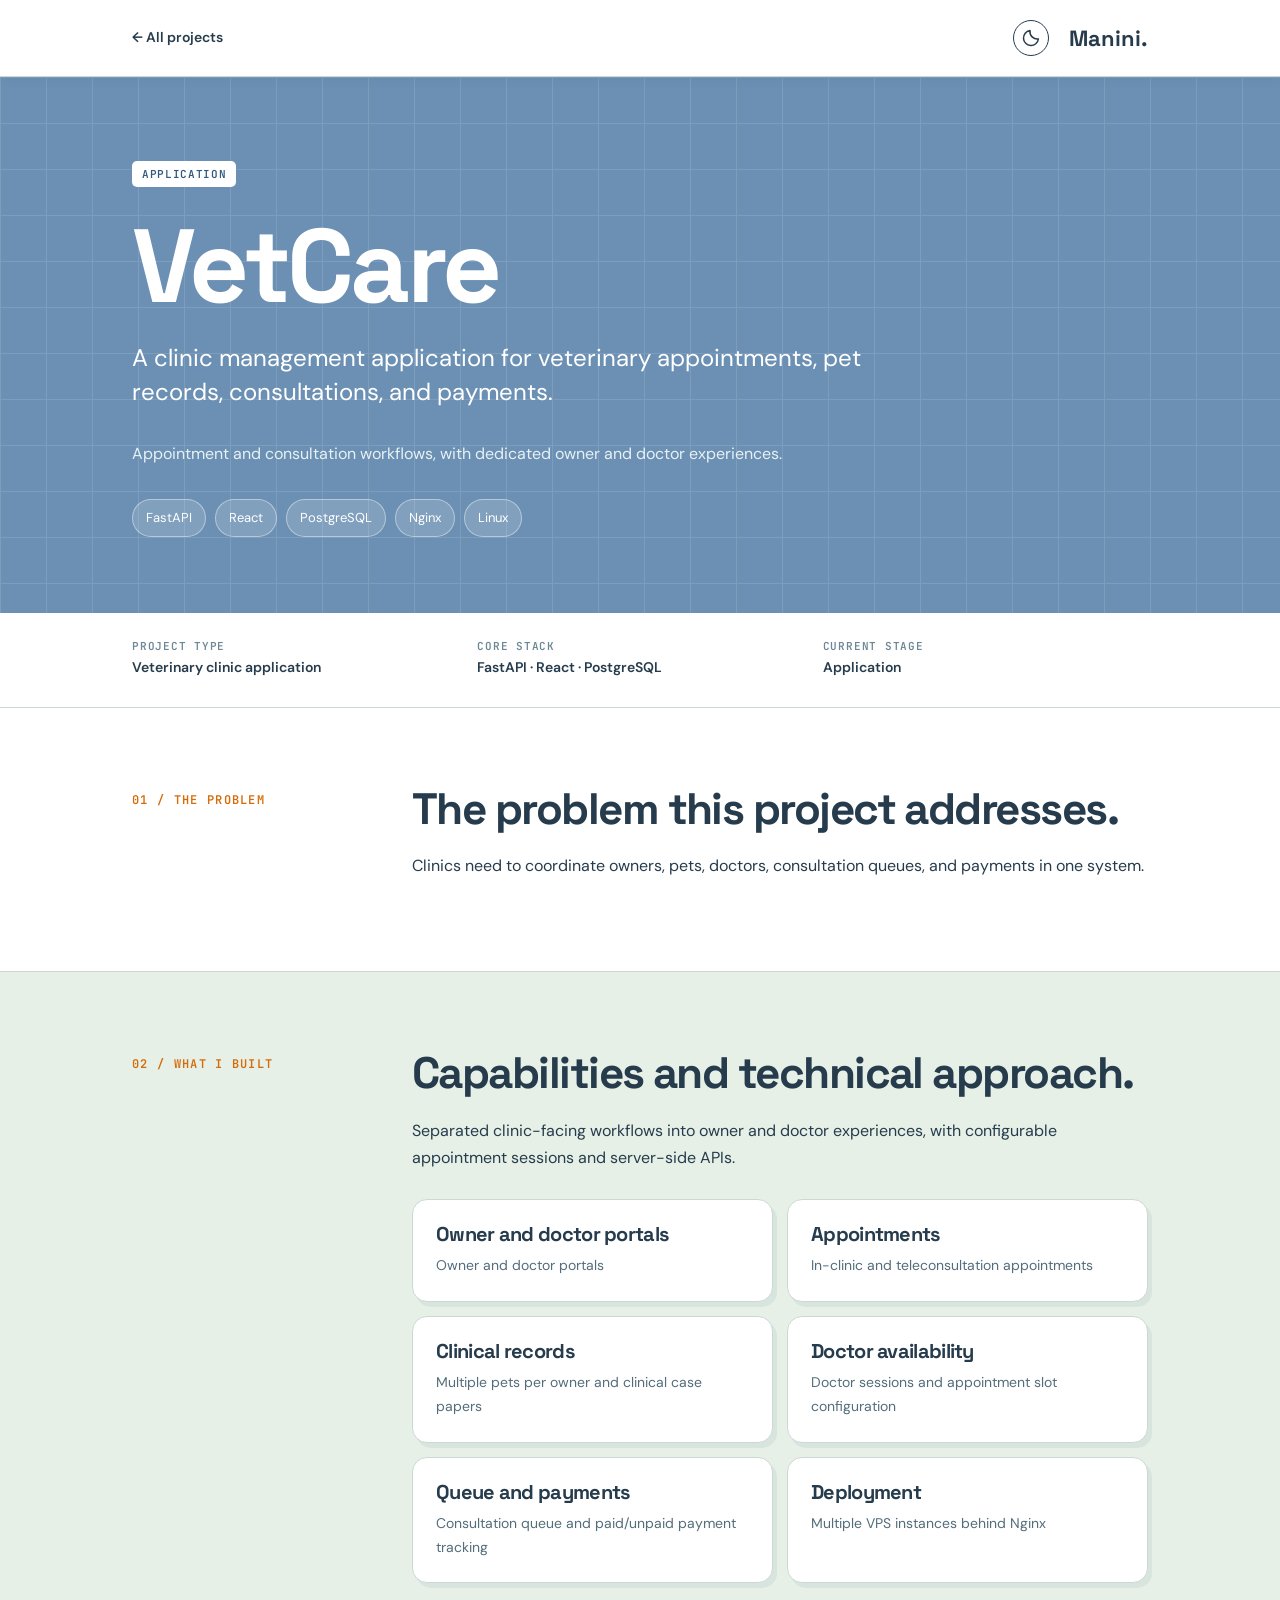
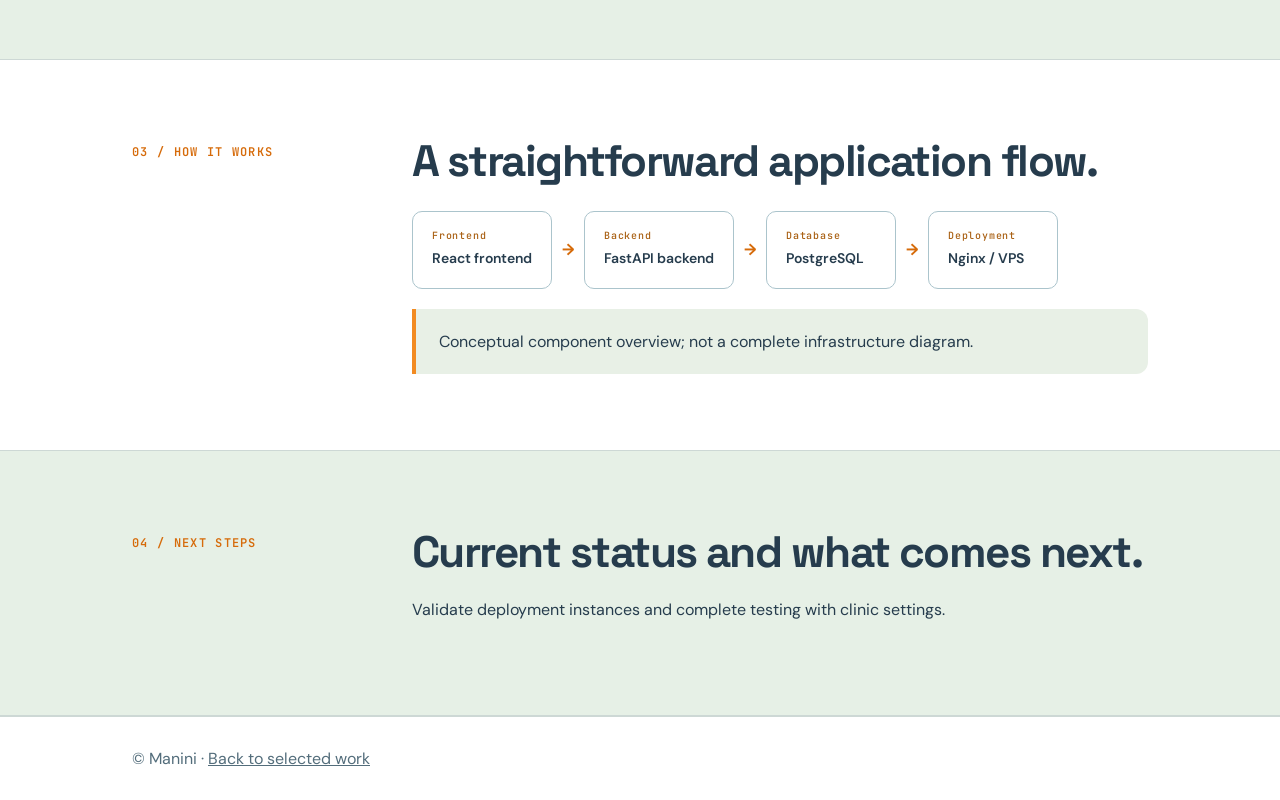
<file: vetcare.html>
<!DOCTYPE html>
<html lang="en">
 <head>
  <meta charset="utf-8"/>
  <meta content="width=device-width,initial-scale=1" name="viewport"/>
  <title>
   VetCare — Manini Portfolio
  </title>
  <link href="https://fonts.googleapis.com" rel="preconnect"/>
  <link crossorigin="" href="https://fonts.gstatic.com" rel="preconnect"/>
  <link href="https://fonts.googleapis.com/css2?family=DM+Sans:wght@400;500;600;700&amp;family=Space+Grotesk:wght@400;500;600;700&amp;family=JetBrains+Mono:wght@400;500;600&amp;display=swap" rel="stylesheet"/>
  <link href="css/common.css" rel="stylesheet"/>
  <link href="css/projects.css" rel="stylesheet"/>
  <link href="css/theme.css" rel="stylesheet"/>
  <script src="js/site.js">
  </script>
 </head>
 <body data-demo-url="" data-repository-url="" id="top">
  <header class="topbar">
   <nav class="nav wrap">
    <a class="back" href="index.html#projects">
     ← All projects
    </a>
    <div class="nav-tools">
     <button aria-label="Switch to dark mode" aria-pressed="false" class="theme-toggle" title="Switch to dark mode" type="button">
      <svg aria-hidden="true" class="moon-icon" fill="none" stroke="currentColor" stroke-linecap="round" stroke-linejoin="round" stroke-width="1.8" viewbox="0 0 24 24">
       <path d="M20.9 13.2A9 9 0 0 1 10.8 3.1 9 9 0 1 0 20.9 13.2Z">
       </path>
      </svg>
      <svg aria-hidden="true" class="sun-icon" fill="none" stroke="currentColor" stroke-linecap="round" stroke-width="1.8" viewbox="0 0 24 24">
       <circle cx="12" cy="12" r="4">
       </circle>
       <path d="M12 2v2m0 16v2M2 12h2m16 0h2M5 5l1.5 1.5m11 11L19 19M5 19l1.5-1.5m11-11L19 5">
       </path>
      </svg>
     </button>
     <a class="brand" href="index.html">
      Manini.
     </a>
    </div>
   </nav>
  </header>
  <main>
   <section class="hero">
    <div class="wrap">
     <div class="eyebrow">
      <span class="status">
       Application
      </span>
     </div>
     <h1>
      VetCare
     </h1>
     <p class="lead">
      A clinic management application for veterinary appointments, pet records, consultations, and payments.
     </p>
     <p class="small">
      Appointment and consultation workflows, with dedicated owner and doctor experiences.
     </p>
     <div class="pills">
      <span class="pill">
       FastAPI
      </span>
      <span class="pill">
       React
      </span>
      <span class="pill">
       PostgreSQL
      </span>
      <span class="pill">
       Nginx
      </span>
      <span class="pill">
       Linux
      </span>
     </div>
     <div class="actions" data-project-links="" hidden="">
      <a class="btn primary" data-project-link="demo" hidden="" rel="noopener noreferrer" target="_blank">
       Live demo ↗
      </a>
      <a class="btn secondary" data-project-link="repository" hidden="" rel="noopener noreferrer" target="_blank">
       GitHub repository ↗
      </a>
     </div>
    </div>
   </section>
   <div class="meta">
    <div class="wrap">
     <div>
      <small>
       Project type
      </small>
      <strong>
       Veterinary clinic application
      </strong>
     </div>
     <div>
      <small>
       Core stack
      </small>
      <strong>
       FastAPI · React · PostgreSQL
      </strong>
     </div>
     <div>
      <small>
       Current stage
      </small>
      <strong>
       Application
      </strong>
     </div>
    </div>
   </div>
   <section class="section">
    <div class="wrap section-grid">
     <div class="kicker">
      01 / The problem
     </div>
     <div>
      <h2>
       The problem this project addresses.
      </h2>
      <p>
       Clinics need to coordinate owners, pets, doctors, consultation queues, and payments in one system.
      </p>
     </div>
    </div>
   </section>
   <section class="section section-highlight">
    <div class="wrap section-grid">
     <div class="kicker">
      02 / What I built
     </div>
     <div>
      <h2>
       Capabilities and technical approach.
      </h2>
      <p>
       Separated clinic-facing workflows into owner and doctor experiences, with configurable appointment sessions and server-side APIs.
      </p>
      <div class="features">
       <div class="feature">
        <h3>
         Owner and doctor portals
        </h3>
        <p>
         Owner and doctor portals
        </p>
       </div>
       <div class="feature">
        <h3>
         Appointments
        </h3>
        <p>
         In-clinic and teleconsultation appointments
        </p>
       </div>
       <div class="feature">
        <h3>
         Clinical records
        </h3>
        <p>
         Multiple pets per owner and clinical case papers
        </p>
       </div>
       <div class="feature">
        <h3>
         Doctor availability
        </h3>
        <p>
         Doctor sessions and appointment slot configuration
        </p>
       </div>
       <div class="feature">
        <h3>
         Queue and payments
        </h3>
        <p>
         Consultation queue and paid/unpaid payment tracking
        </p>
       </div>
       <div class="feature">
        <h3>
         Deployment
        </h3>
        <p>
         Multiple VPS instances behind Nginx
        </p>
       </div>
      </div>
     </div>
    </div>
   </section>
   <section class="section">
    <div class="wrap section-grid">
     <div class="kicker">
      03 / How it works
     </div>
     <div>
      <h2>
       A straightforward application flow.
      </h2>
      <div class="flow">
       <div class="node">
        <span>
         Frontend
        </span>
        React frontend
       </div>
       <span class="arrow">
        →
       </span>
       <div class="node">
        <span>
         Backend
        </span>
        FastAPI backend
       </div>
       <span class="arrow">
        →
       </span>
       <div class="node">
        <span>
         Database
        </span>
        PostgreSQL
       </div>
       <span class="arrow">
        →
       </span>
       <div class="node">
        <span>
         Deployment
        </span>
        Nginx / VPS
       </div>
      </div>
      <div class="note">
       <p>
        Conceptual component overview; not a complete infrastructure diagram.
       </p>
      </div>
     </div>
    </div>
   </section>
   <section class="section section-highlight">
    <div class="wrap section-grid">
     <div class="kicker">
      04 / Next steps
     </div>
     <div>
      <h2>
       Current status and what comes next.
      </h2>
      <p>
       Validate deployment instances and complete testing with clinic settings.
      </p>
     </div>
    </div>
   </section>
   <section class="section" data-project-links="" hidden="" id="demo">
    <div class="wrap section-grid">
     <div class="kicker">
      05 / Explore the project
     </div>
     <div>
      <h2>
       Demo &amp; source code.
      </h2>
      <div class="two" data-project-resource-grid="">
       <div class="chip" data-project-resource="demo" hidden="">
        <h3>
         Live demo
        </h3>
        <p>
         Try the application in your browser.
        </p>
        <a class="btn secondary" data-project-link="demo" hidden="" rel="noopener noreferrer" target="_blank">
         Open live demo ↗
        </a>
       </div>
       <div class="chip" data-project-resource="repository" hidden="" id="repository">
        <h3>
         Repository
        </h3>
        <p>
         Explore the project source code on GitHub.
        </p>
        <a class="btn secondary" data-project-link="repository" hidden="" rel="noopener noreferrer" target="_blank">
         View GitHub repository ↗
        </a>
       </div>
      </div>
     </div>
    </div>
   </section>
  </main>
  <footer class="footer">
   <div class="wrap">
    © Manini ·
    <a href="index.html#projects">
     Back to selected work
    </a>
   </div>
  </footer>
  <a aria-label="Back to top" class="back-to-top" hidden="" href="#top">
   ↑
  </a>
 </body>
</html>
</file>
<file: css/common.css>
/* Shared theme tokens and baseline rules for all portfolio pages. */
:root {
  --blue: #6b90b3;
  --deep: #315b7d;
  --orange: #f28b22;
  --ink: #263c4d;
  --muted: #536d7b;
  --paper: #f7f5ef;
  --mint: #e5f0e2;
  --line: #cdd8d5;
}
*,
*::before,
*::after {
  box-sizing: border-box;
}
html {
  scroll-behavior: smooth;
}
[hidden] { display: none !important; }
a:focus-visible,
button:focus-visible {
  outline: 3px solid var(--orange);
  outline-offset: 4px;
}

body {
  margin: 0;
  background: var(--paper);
  color: var(--ink);
  font:
    16px/1.7 "DM Sans",
    Arial,
    sans-serif;
}
h1,
h2,
h3 {
  font-family: "Space Grotesk", sans-serif;
  line-height: 1.15;
  letter-spacing: -0.035em;
}
a {
  color: inherit;
}


:root { --bg: var(--paper); }
[id] { scroll-margin-top: 100px; }
@media (prefers-reduced-motion: reduce) {
  html { scroll-behavior: auto; }
  *, *::before, *::after {
    animation: none !important;
    transition: none !important;
    scroll-behavior: auto !important;
  }
}

.back-to-top {
  position: fixed;
  bottom: 20px;
  right: 20px;
  z-index: 200;
  display: grid;
  place-items: center;
  width: 46px;
  height: 46px;
  border-radius: 12px;
  background: #f28b22;
  color: #fff;
  text-decoration: none;
  box-shadow: 0 5px 16px #1c405a40;
  transition:
    transform 0.2s ease,
    background 0.2s ease;
}
.back-to-top:hover {
  transform: translateY(-3px);
  background: #dc7510;
}
.back-to-top:focus-visible {
  outline: 3px solid #fff;
  outline-offset: 3px;
}
@media (prefers-reduced-motion: reduce) {
  .back-to-top {
    transition: none;
  }
}
</file>
<file: css/home.css>
/* Fonts actually used on the homepage: Inter,
Space Grotesk,
JetBrains Mono {
  margin: 0;
  background: #09060f;
  font-family: "Inter", system-ui, sans-serif;
  color: #f3eefa;
}
a {
  color: #b79cff;
}
a:hover {
  color: #d3c2ff;
}
body {
  margin: 0;
  background: #09060f;
  color: #f3eefa;
}
a {
  transition:
    color 0.2s ease,
    transform 0.25s ease,
    filter 0.25s ease;
}
a:hover {
  color: #ff7da9 !important;
}
a:focus-visible {
  outline: 2px solid #ff7da9;
  outline-offset: 5px;
}
::selection {
  background: #ff4c8e;
  color: #09060f;
}
.hero-art-frame {
  isolation: isolate;
  background: radial-gradient(
    ellipse at 62% 32%,
    #572043 0%,
    #230f32 46%,
    #0c0814 85%
  ) !important;
  box-shadow: 0 0 110px rgba(201, 49, 101, 0.16) !important;
}
@keyframes float {
50% {
    transform: translateY(-14px) rotate(-10deg);
  }
}
@keyframes ring {
to {
    transform: rotate(-19deg);
  }
}
#projects > div,
[id="projects"] > div {
  transition: transform 0.25s ease;
}
@media (prefers-reduced-motion: reduce) {
*,
*:before,
*:after {
    animation: none !important;
    scroll-behavior: auto !important;
    transition: none !important;
  }
}
@media (max-width: 800px) {
body {
    overflow-x: hidden;
  }
h1 {
    font-size: clamp(44px, 10vw, 72px) !important;
  }
h2 {
    font-size: clamp(34px, 8vw, 58px) !important;
  }
#about p {
    font-size: clamp(30px, 7vw, 48px) !important;
  }
.hero-art-frame {
    max-width: 390px;
    margin: auto;
  }
}
/* Typography refinement — main portfolio only. Dark theme and layout retained. */
h1,
#projects h2,
#client-work h2,
section h2,
footer h2 {
  text-transform: none !important;
  letter-spacing: -0.038em !important;
}
h1 {
  font-family: "Space Grotesk", "Inter", system-ui, sans-serif !important;
  font-size: clamp(44px, 5.1vw, 74px) !important;
  font-weight: 700 !important;
  line-height: 1.07 !important;
  max-width: 790px !important;
}
h2 {
  font-family: "Space Grotesk", "Inter", system-ui, sans-serif !important;
  font-size: clamp(32px, 3.3vw, 49px) !important;
  font-weight: 650 !important;
  line-height: 1.13 !important;
  letter-spacing: -0.035em !important;
  text-transform: none !important;
}
h3 {
  font-family: "Space Grotesk", "Inter", system-ui, sans-serif !important;
  letter-spacing: -0.025em !important;
}
footer h2 {
  font-size: clamp(38px, 4.4vw, 64px) !important;
  max-width: 880px !important;
  line-height: 1.08 !important;
}
@media (max-width: 800px) {
h1 {
    font-size: clamp(42px, 9vw, 65px) !important;
  }
h2 {
    font-size: clamp(30px, 7vw, 44px) !important;
  }
}
.portfolio-project {
  transition:
    transform 0.25s ease,
    border-color 0.25s ease,
    box-shadow 0.25s ease;
}
.portfolio-project:hover {
  transform: translateY(-5px);
  border-color: rgba(255, 76, 142, 0.5) !important;
  box-shadow: 0 18px 45px rgba(0, 0, 0, 0.22);
}
.portfolio-project a:focus-visible {
  outline: 2px solid #ff78ac;
  outline-offset: 5px;
}
@media (max-width: 700px) {
.portfolio-project {
    min-height: 0 !important;
  }
}
:root {
  --ink: #263c4d;
  --muted: #526e7b;
  --blue: #6c91b4;
  --pale-blue: #c9dee5;
  --orange: #f28b22;
  --green: #e9f3e2;
  --paper: #f7faf2;
}
body {
  background: var(--paper) !important;
  color: var(--ink) !important;
}
body > div[data-canvas-height] {
  background: var(--paper) !important;
  color: var(--ink) !important;
  overflow: visible !important;
}
body > div[data-canvas-height] > div:first-child {
  background: #6b90b3 !important;
  overflow: hidden;
}
body > div[data-canvas-height] > div:first-child > div[aria-hidden="true"] {
  display: none !important;
}
body
  > div[data-canvas-height]
  > div:first-child
  > div:first-of-type:not([aria-hidden]) {
  background: #fff !important;
  max-width: none !important;
  padding-left: max(4vw, calc((100vw - 1128px) / 2)) !important;
  padding-right: max(4vw, calc((100vw - 1128px) / 2)) !important;
}
nav a {
  color: #365b76 !important;
}
nav .nav-resume {
  background: #f28b22 !important;
  border: 0 !important;
  color: #fff !important;
  border-radius: 5px !important;
}
#top {
  color: #fff !important;
}
#top h1 {
  color: #fff !important;
}
#top p {
  color: #e8f1f6 !important;
}
#top > div:first-child > div:first-child {
  background: #ffffff20 !important;
  border-color: #ffffff50 !important;
  color: #fff !important;
}
#top > div:first-child > div:first-child span {
  color: #fff !important;
}
#top a[href="#projects"] {
  background: #f28b22 !important;
  color: #fff !important;
  border-radius: 6px !important;
}
#top a[href="#contact"] {
  border-color: #fff !important;
  color: #fff !important;
  border-radius: 6px !important;
}
.hero-art-frame {
  background: #8db0c5 !important;
  border: 1px solid #d2e4eb !important;
  border-radius: 22px !important;
  box-shadow: 16px 16px 0 #567da1 !important;
}
#top .hero-art-frame ~ div {
  background: #fff !important;
  color: #263c4d !important;
  border: 1px solid #b7ced7 !important;
  box-shadow: 0 9px 22px #294f6624 !important;
}
#top .hero-art-frame ~ div span {
  color: #263c4d !important;
}
#projects {
  background: #c9dee5 !important;
  max-width: none !important;
  padding-left: max(5vw, calc((100vw - 1128px) / 2)) !important;
  padding-right: max(5vw, calc((100vw - 1128px) / 2)) !important;
  padding-bottom: 100px !important;
}
#projects h2,
#client-work h2,
#contact h2 {
  text-transform: none !important;
  line-height: 1.1 !important;
}
#projects .portfolio-project {
  background: #fff !important;
  border: 1px solid #b2ccd5 !important;
  border-radius: 6px !important;
  box-shadow: 7px 7px 0 #a5c3ce !important;
  transition:
    transform 0.2s ease,
    box-shadow 0.2s ease;
}
#projects .portfolio-project:hover {
  transform: translateY(-5px);
  box-shadow: 9px 12px 0 #93b6c3 !important;
}
#projects .portfolio-project h3 {
  color: #24465c !important;
}
#projects .portfolio-project strong {
  color: #24465c !important;
}
#projects .portfolio-project a {
  color: #db730b !important;
}
#projects .portfolio-project > span:first-child {
  color: #d9770e !important;
}
#client-work {
  background: #e9f3e2 !important;
  max-width: none !important;
  padding-left: max(5vw, calc((100vw - 1128px) / 2)) !important;
  padding-right: max(5vw, calc((100vw - 1128px) / 2)) !important;
  padding-bottom: 90px !important;
}
#about {
  background: #fff !important;
  max-width: none !important;
  padding-left: max(5vw, calc((100vw - 1128px) / 2)) !important;
  padding-right: max(5vw, calc((100vw - 1128px) / 2)) !important;
}
#about p {
  font-family: "Space Grotesk", "Inter", sans-serif !important;
  font-size: clamp(26px, 3vw, 44px) !important;
  font-weight: 600 !important;
}
#contact {
  background: #6b90b3 !important;
  color: #fff !important;
}
#contact h2 {
  color: #fff !important;
}
#contact a {
  color: #fff !important;
}
#contact a:first-child {
  background: #f28b22 !important;
  border-radius: 6px !important;
}
#contact > div[aria-hidden="true"] {
  display: none !important;
}
a:hover {
  color: #d9770e !important;
}
a:focus-visible {
  outline: 2px solid #f28b22 !important;
}
::selection {
  background: #f28b22;
  color: #fff;
}
@media (max-width: 720px) {
#top {
    padding: 48px 24px 64px !important;
  }
#projects,
#client-work,
#about {
    padding-left: 24px !important;
    padding-right: 24px !important;
  }
#projects h2,
#client-work h2 {
    font-size: clamp(30px, 8vw, 48px) !important;
  }
#contact h2 {
    font-size: clamp(36px, 9vw, 60px) !important;
  }
#contact > div:last-child {
    padding: 70px 24px 32px !important;
  }
.hero-art-frame {
    max-height: 420px;
  }
}
.hero-robot {
  position: absolute;
  inset: 2% 2% 0;
  display: grid;
  place-items: center;
  pointer-events: none;
  animation: robot-hover 6s ease-in-out infinite;
}
.hero-robot svg {
  width: 100%;
  height: 100%;
  max-height: 510px;
  overflow: visible;
}
.robot-head {
  transform-origin: 200px 230px;
  animation: robot-nod 6s ease-in-out infinite;
}
@keyframes robot-hover {
50% {
    transform: translateY(-9px);
  }
}
@keyframes robot-nod {
45% {
    transform: rotate(3deg);
  }
65% {
    transform: rotate(-2deg);
  }
}
@keyframes robot-icon {
50% {
    transform: translateY(-8px);
  }
}
@media (prefers-reduced-motion: reduce) {
.hero-robot,
.robot-head {
    animation: none !important;
  }
}
.project-meta {
  display: flex;
  align-items: center;
  gap: 12px;
  flex-wrap: wrap;
  margin-bottom: 2px;
}
.project-status {
  font:
    600 11px "JetBrains Mono",
    monospace;
  letter-spacing: 0.02em;
  background: #e5f4ef;
  color: #087461;
  border-radius: 4px;
  padding: 7px 10px;
  white-space: nowrap;
}
.portfolio-project:nth-child(3) .project-status,
.portfolio-project:nth-child(4) .project-status {
  background: #fff7e9;
  color: #ad620d;
  border: 1px solid #e7b970;
}
.project-tech {
  font:
    12px "JetBrains Mono",
    monospace;
  color: #476477;
  line-height: 1.7;
}
.project-separator {
  border-top: 1px dashed #b9c8c8;
  margin-top: auto;
  padding-top: 3px;
}
.portfolio-project a {
  margin-top: 0 !important;
  padding-top: 0 !important;
}
@media (max-width: 720px) {
.project-meta {
    align-items: flex-start;
  }
}
.hero-project-label {
  position: absolute;
  z-index: 4;
  background: #fffdf8;
  border: 1px solid #b6cbd4;
  border-radius: 16px;
  box-shadow: 0 10px 24px #244c6c24;
  padding: 14px 20px;
  min-width: 132px;
  color: #263c4d;
  display: flex;
  flex-direction: column;
  gap: 3px;
  pointer-events: none;
}
.hero-project-label small {
  font:
    11px "JetBrains Mono",
    monospace;
  letter-spacing: 0.07em;
  color: #45647b;
}
.hero-project-label strong {
  font:
    700 17px "Space Grotesk",
    sans-serif;
}
.hero-label-top {
  top: 16%;
  right: -12px;
}
.hero-label-bottom {
  bottom: 9%;
  left: -18px;
}
@media (max-width: 720px) {
.hero-project-label {
    padding: 9px 12px;
    min-width: 100px;
  }
.hero-project-label strong {
    font-size: 13px;
  }
.hero-project-label small {
    font-size: 9px;
  }
.hero-label-top {
    right: 0;
  }
.hero-label-bottom {
    left: 0;
  }
}
/* Hero labels move gently with the robot,
without obscuring its face or feet. */
.hero-project-label {
  animation: label-drift 6s ease-in-out infinite;
  box-shadow:
    0 9px 22px rgba(36, 76, 108, 0.2),
    inset 0 1px 0 rgba(255, 255, 255, 0.85);
  transition: box-shadow 0.3s ease;
}
.hero-project-label small {
  color: #df7711 !important;
  font-weight: 700;
  letter-spacing: 0.095em;
}
.hero-label-top {
  top: 13%;
  right: -14px;
  animation-delay: -1.1s;
}
.hero-label-bottom {
  bottom: 7%;
  left: -38px;
  animation-delay: -3.1s;
}
@keyframes label-drift {
0%,
100% {
    transform: translateY(0) rotate(-0.6deg);
  }
50% {
    transform: translateY(-7px) rotate(0.6deg);
  }
}
@media (max-width: 720px) {
.hero-label-top {
    top: 12%;
    right: -5px;
  }
.hero-label-bottom {
    bottom: 6%;
    left: -8px;
  }
.hero-project-label {
    min-width: 100px;
  }
}
@media (prefers-reduced-motion: reduce) {
.hero-project-label {
    animation: none !important;
  }
}
#contact a:not(:first-child):hover {
  opacity: 0.75;
}
#contact a svg {
  flex-shrink: 0;
}
.portfolio-project a:hover {
  text-decoration: underline !important;
}

/* The hero illustration is a desktop-only visual; remove its entire layout column on tablets and phones. */
@media (max-width: 1024px) {
#top .desktop-hero-illustration {
    display: none !important;
  }
}
/* Keep navigation accessible while scrolling. */
.site-header {
  position: fixed !important;
  top: 0 !important;
  z-index: 100;
  background: #6b90b3;
  max-width: none !important;
  padding-left: max(22px, calc((100vw - 1128px) / 2)) !important;
  padding-right: max(22px, calc((100vw - 1128px) / 2)) !important;
  box-shadow: none;
  left: 0;
  right: 0;
  height: 68px;
  margin: 0;
  padding-top: 10px !important;
  padding-bottom: 10px !important;
}
.site-header nav {
  flex-wrap: nowrap !important;
  gap: clamp(10px, 2.2vw, 32px) !important;
}
.site-header nav a {
  white-space: nowrap;
}
@media (max-width: 700px) {
.site-header {
    display: flex !important;
    flex-direction: column;
    align-items: stretch !important;
    gap: 6px !important;
    padding: 8px 16px !important;
    height: 88px;
  }
.site-header > a {
    font-size: 21px !important;
    line-height: 1.25;
  }
.site-header nav {
    width: 100%;
    justify-content: space-between;
    gap: 6px !important;
    font-size: clamp(11px, 3vw, 14px) !important;
  }
.site-header nav .nav-resume {
    padding: 7px 10px !important;
  }
.contact-links {
    display: grid !important;
    grid-template-columns: repeat(2, minmax(0, 1fr));
    gap: 18px 14px !important;
    align-items: center;
  }
.contact-links .contact-email {
    grid-column: 1;
    grid-row: 1;
    justify-self: start;
    padding: 13px 18px !important;
    white-space: nowrap;
  }
.contact-links .contact-resume {
    grid-column: 2;
    grid-row: 1;
    justify-self: start;
    white-space: nowrap;
  }
.contact-links .contact-github {
    grid-column: 1;
    grid-row: 2;
    white-space: nowrap;
  }
.contact-links .contact-linkedin {
    grid-column: 2;
    grid-row: 2;
    white-space: nowrap;
  }
}
/* Previously inline element styles; extracted without changing their values. */
.portfolio-shell {
  background: #f7faf2;
  color: #263c4d;
  font-family: "Inter", system-ui, sans-serif;
  font-size: 17px;
  line-height: 1.6;
  overflow: hidden;
  position: relative;
}
.hero-region {
  position: relative;
  overflow: hidden;
}
.hero-glow-left {
  position: absolute;
  right: -120px;
  top: -80px;
  width: 620px;
  height: 620px;
  border-radius: 50%;
  background: rgba(112, 160, 189, 0.12);
  filter: blur(120px);
  pointer-events: none;
}
.hero-glow-right {
  position: absolute;
  left: -200px;
  top: 260px;
  width: 720px;
  height: 720px;
  border-radius: 50%;
  background: rgba(149, 193, 164, 0.12);
  filter: blur(130px);
  pointer-events: none;
}
.portfolio-header {
  position: relative;
  max-width: 1240px;
  margin: 0 auto;
  padding: 10px 56px;
  display: flex;
  flex-wrap: wrap;
  gap: 16px;
  align-items: center;
  justify-content: space-between;
  box-sizing: border-box;
}
.portfolio-brand {
  text-decoration: none;
  color: #263c4d;
  font-family: "Space Grotesk", sans-serif;
  font-weight: 700;
  font-size: 24px;
  letter-spacing: -0.02em;
}
.portfolio-nav {
  display: flex;
  flex-wrap: wrap;
  gap: 32px;
  align-items: center;
  font-size: 15px;
  font-weight: 500;
}
.nav-link {
  color: #263c4d;
  text-decoration: none;
}
.nav-resume {
  color: #263c4d;
  text-decoration: none;
  border: 1px solid rgba(42, 78, 96, 0.28);
  padding: 9px 20px;
  border-radius: 999px;
}
.home-hero {
  position: relative;
  max-width: 1240px;
  margin: 0 auto;
  padding: 56px 56px 104px;
  display: flex;
  flex-wrap: wrap;
  gap: 64px;
  align-items: center;
  box-sizing: border-box;
}
.hero-copy {
  flex: 1 1 600px;
  min-width: 0;
  display: flex;
  flex-direction: column;
  gap: 30px;
}
.availability {
  align-self: flex-start;
  display: flex;
  align-items: center;
  gap: 10px;
  background: #ffffff;
  border: 1px solid rgba(42, 78, 96, 0.19);
  border-radius: 999px;
  padding: 8px 16px;
  font-size: 14px;
  color: #476477;
}
.availability-dot {
  width: 8px;
  height: 8px;
  border-radius: 50%;
  background: #77b6a1;
  display: inline-block;
  flex: 0 0 auto;
}
.hero-title {
  margin: 0;
}
.hero-description {
  margin: 0;
  font-size: 19px;
  line-height: 1.6;
  color: #536d7b;
  max-width: 560px;
}
.hero-actions {
  display: flex;
  flex-wrap: wrap;
  gap: 16px;
  align-items: center;
  padding-top: 4px;
}
.hero-primary {
  background: #f28b22;
  color: #f7faf2;
  text-decoration: none;
  font-weight: 600;
  padding: 16px 30px;
  border-radius: 999px;
  font-size: 16px;
}
.hero-secondary {
  border: 1.5px solid rgba(42, 78, 96, 0.24);
  color: #263c4d;
  text-decoration: none;
  font-weight: 600;
  padding: 14.5px 28px;
  border-radius: 999px;
  font-size: 16px;
}
.hero-illustration {
  flex: 1 1 360px;
  min-width: 0;
  max-width: 440px;
  position: relative;
  margin: 0 auto;
}
.art-frame {
  width: 100%;
  aspect-ratio: 4/5;
  border-radius: 220px 220px 22px 22px;
  background: linear-gradient(165deg, #2b1450 0%, #14091f 70%);
  border: 1px solid rgba(42, 78, 96, 0.2);
  box-shadow: 0 0 90px rgba(255, 61, 127, 0.28);
  display: flex;
  align-items: center;
  justify-content: center;
  box-sizing: border-box;
  overflow: hidden;
  position: relative;
}
.art-glow {
  position: absolute;
  inset: 0;
  background-image:
    linear-gradient(rgba(255, 255, 255, 0.05) 1px, transparent 1px),
    linear-gradient(90deg, rgba(255, 255, 255, 0.05) 1px, transparent 1px);
  background-size: 36px 36px;
}
.skills-strip {
  border-top: 1px solid rgba(42, 78, 96, 0.13);
  border-bottom: 1px solid rgba(42, 78, 96, 0.13);
  background: #eaf3e3;
}
.skills-inner {
  max-width: 1240px;
  margin: 0 auto;
  padding: 28px 56px;
  box-sizing: border-box;
  display: flex;
  flex-wrap: wrap;
  gap: 16px 56px;
  font-size: 15px;
}
.skills-group {
  flex: 1 1 440px;
  min-width: 0;
}
.skills-label {
  font-family: "JetBrains Mono", monospace;
  font-size: 12px;
  letter-spacing: 0.1em;
  color: #f28b22;
  margin-right: 14px;
}
.skills-backend {
  color: #476477;
}
.skills-tools {
  flex: 1 1 380px;
  min-width: 0;
}
.skills-tools-list {
  color: #536d7b;
}
.projects-section {
  max-width: 1240px;
  margin: 0 auto;
  padding: 112px 56px 40px;
  box-sizing: border-box;
}
.section-heading {
  display: flex;
  flex-direction: column;
  gap: 16px;
  max-width: 820px;
}
.section-label {
  font-family: "JetBrains Mono", monospace;
  font-size: 12px;
  letter-spacing: 0.1em;
  color: #f28b22;
}
.section-title {
  margin: 0;
  font-family: "Space Grotesk", sans-serif;
  font-weight: 700;
  font-size: 52px;
  letter-spacing: -0.03em;
  line-height: 1.05;
  text-transform: uppercase;
}
.project-grid {
  display: flex;
  flex-wrap: wrap;
  gap: 24px;
  padding-top: 56px;
}
.project-card {
  flex: 1 1 440px;
  min-width: 0;
  background: #ffffff;
  border: 1px solid rgba(42, 78, 96, 0.17);
  border-radius: 20px;
  padding: 32px;
  box-sizing: border-box;
  display: flex;
  flex-direction: column;
  gap: 15px;
  min-height: 295px;
}
.project-title {
  margin: 0;
  font-family: "Space Grotesk", sans-serif;
  font-weight: 700;
  font-size: 35px;
  letter-spacing: -0.03em;
}
.project-subtitle {
  font-size: 16px;
  color: #263c4d;
  font-weight: 500;
}
.project-description {
  margin: 0;
  font-size: 15px;
  color: #536d7b;
  line-height: 1.65;
}
.project-link {
  margin-top: auto;
  padding-top: 12px;
  color: #d76e0b;
  font-weight: 600;
  font-size: 15px;
  text-decoration: none;
}
.experience-section {
  max-width: 1240px;
  margin: 0 auto;
  padding: 88px 56px 40px;
  box-sizing: border-box;
}
.experience-heading {
  display: flex;
  flex-direction: column;
  gap: 16px;
  max-width: 760px;
}
.experience-intro {
  margin: 0;
  color: #536d7b;
  font-size: 17px;
}
.experience-grid {
  margin-top: 40px;
  display: flex;
  flex-direction: column;
  border-top: 1px solid rgba(42, 78, 96, 0.24);
}
.experience-card {
  display: flex;
  flex-wrap: wrap;
  gap: 12px 40px;
  padding: 28px 0;
  border-bottom: 1px solid rgba(42, 78, 96, 0.17);
  align-items: baseline;
}
.experience-title {
  flex: 1 1 280px;
  margin: 0;
  font-family: "Space Grotesk", sans-serif;
  font-weight: 600;
  font-size: 24px;
}
.experience-description {
  flex: 2 1 400px;
  margin: 0;
  font-size: 16px;
  color: #536d7b;
}
.about-section {
  max-width: 1240px;
  margin: 0 auto;
  padding: 88px 56px 112px;
  box-sizing: border-box;
  display: flex;
  flex-direction: column;
  gap: 28px;
}
.about-description {
  margin: 0;
  font-family: "Instrument Serif", Georgia, serif;
  font-weight: 400;
  font-size: 50px;
  line-height: 1.15;
  letter-spacing: -0.01em;
  max-width: 1000px;
  color: #263c4d;
}
.about-education {
  font-size: 15px;
  color: #536d7b;
}
.contact-section {
  position: relative;
  overflow: hidden;
  border-top: 1px solid rgba(42, 78, 96, 0.13);
}
.contact-glow {
  position: absolute;
  left: 30%;
  top: -120px;
  width: 640px;
  height: 420px;
  border-radius: 50%;
  background: rgba(149, 193, 164, 0.12);
  filter: blur(120px);
  pointer-events: none;
}
.contact-inner {
  position: relative;
  max-width: 1240px;
  margin: 0 auto;
  padding: 104px 56px 40px;
  box-sizing: border-box;
  display: flex;
  flex-direction: column;
  gap: 36px;
}
.contact-title {
  margin: 0;
  font-family: "Space Grotesk", sans-serif;
  font-weight: 700;
  font-size: 72px;
  letter-spacing: -0.04em;
  line-height: 0.98;
  text-transform: uppercase;
  max-width: 960px;
}
.contact-actions {
  display: flex;
  flex-wrap: wrap;
  gap: 20px 36px;
  align-items: center;
  font-size: 17px;
}
.email-link {
  background: #f28b22;
  color: #f7faf2;
  text-decoration: none;
  font-weight: 600;
  padding: 16px 30px;
  border-radius: 999px;
}
.social-link {
  color: #fff;
  display: inline-flex;
  align-items: center;
  gap: 9px;
  font-weight: 500;
  text-decoration: none;
}
.site-credit {
  border-top: 1px solid rgba(42, 78, 96, 0.17);
  padding-top: 22px;
  font-family: "JetBrains Mono", monospace;
  font-size: 12px;
  color: #536d7b;
}

/* Reserve space for the fixed navigation at each breakpoint. */
.hero-region { padding-top: 68px; }
@media (max-width: 700px) { .hero-region { padding-top: 88px; } }
</file>
<file: css/theme.css>
/* Theme controls and dark surfaces, shared by the homepage and case studies. */
:root { color-scheme: light; }
.theme-toggle {
  display: inline-grid;
  place-items: center;
  flex: 0 0 36px;
  width: 36px;
  height: 36px;
  padding: 7px;
  border: 1px solid currentColor;
  border-radius: 50%;
  background: transparent;
  color: var(--ink);
  cursor: pointer;
}
.theme-toggle svg { width: 20px; height: 20px; }
.nav-tools { display: flex; align-items: center; gap: 20px; }
.theme-toggle .sun-icon { display: none; }
[data-theme="dark"] .theme-toggle .sun-icon { display: block; }
[data-theme="dark"] .theme-toggle .moon-icon { display: none; }
.theme-toggle:hover { background: #ffffff24; }
.back-to-top[hidden] { display: none; }
.portfolio-nav .nav-link[aria-current="location"] {
  color: #fff !important;
  text-decoration: underline;
  text-decoration-color: var(--orange);
  text-decoration-thickness: 3px;
  text-underline-offset: 8px;
}
[data-theme="dark"] {
  color-scheme: dark;
  --blue: #233e57;
  --deep: #8bb9df;
  --orange: #ffab55;
  --ink: #e0eaf3;
  --muted: #a7bacb;
  --paper: #101b27;
  --mint: #20352e;
  --line: #3d5265;
}
[data-theme="dark"] body { background: var(--paper) !important; color: var(--ink) !important; }
[data-theme="dark"] :is(.topbar, .meta, .footer, .feature, .chip, .node) {
  background: #1b2b3b;
  color: var(--ink);
  border-color: var(--line);
}
[data-theme="dark"] .section:nth-of-type(even) { background: #162332; }
[data-theme="dark"] :is(.section-highlight, .note) { background: #20352e; }
[data-theme="dark"] :is(.kicker, .node span) { color: var(--orange); }
[data-theme="dark"] .meta small { color: var(--muted); }
[data-theme="dark"] .btn.primary { background: #ed8b29; color: #101b27; }
[data-theme="dark"] .btn.secondary { background: #243c51; color: var(--ink); }
[data-theme="dark"] .status { background: #dceaf5; color: #233e57; }
[data-theme="dark"] :is(.back-to-top, .nav-resume) { background: #ed8b29 !important; color: #101b27 !important; }

/* Explicit homepage surfaces override its existing light art direction. */
[data-theme="dark"] body .portfolio-shell {
  background: var(--paper) !important;
  color: var(--ink) !important;
}
[data-theme="dark"] body .portfolio-shell > .hero-region,
[data-theme="dark"] body .site-header,
[data-theme="dark"] body #contact { background: #233e57 !important; }
[data-theme="dark"] body #projects { background: #172b3c !important; }
[data-theme="dark"] body #client-work,
[data-theme="dark"] body .skills-strip { background: #20352e !important; }
[data-theme="dark"] body #about { background: #101b27 !important; }
[data-theme="dark"] body #projects .portfolio-project {
  background: #1b2b3b !important;
  border-color: var(--line) !important;
  box-shadow: 7px 7px 0 #0e1d2a !important;
}
[data-theme="dark"] body :is(.portfolio-brand, .portfolio-nav a, .section-title, .project-title, .project-subtitle, .experience-title, .about-description),
[data-theme="dark"] body #projects .portfolio-project :is(h3, strong) { color: var(--ink) !important; }
[data-theme="dark"] body :is(.project-description, .project-tech, .experience-description, .experience-intro, .about-education, .skills-backend, .skills-tools-list, .site-credit) { color: var(--muted) !important; }
[data-theme="dark"] body :is(.section-label, .skills-label, .project-link),
[data-theme="dark"] body #projects .portfolio-project a { color: var(--orange) !important; }
[data-theme="dark"] .project-status { background: #284c44; color: #9fe5ce; }
[data-theme="dark"] .portfolio-project:nth-child(n+3) .project-status { background: #443525; color: #ffd29c; border-color: #816044; }
[data-theme="dark"] body .experience-grid { border-color: var(--line); }
[data-theme="dark"] body .experience-card {
  background: transparent;
  border-color: var(--line);
  box-shadow: none;
}
[data-theme="dark"] body #top .hero-project-label {
  background: #1b2b3b !important;
  color: #e0eaf3 !important;
  border-color: #648096;
  box-shadow: 0 9px 22px #0e1d2a66;
}
[data-theme="dark"] body #top .hero-project-label strong { color: #e0eaf3 !important; }
[data-theme="dark"] body #top .hero-project-label small { color: #ffab55 !important; }
[data-theme="dark"] body .hero-art-frame { background: #30526b !important; box-shadow: 16px 16px 0 #162b3f !important; }
[data-theme="dark"] .project-separator { border-color: var(--line); }
</file>
<file: css/projects.css>
.wrap {
  max-width: 1080px;
  margin: auto;
  padding: 0 32px;
}
.topbar {
  background: white;
  border-bottom: 1px solid var(--line);
}
.nav {
  min-height: 76px;
  display: flex;
  align-items: center;
  justify-content: space-between;
  gap: 20px;
}
.brand {
  font:
    700 22px "Space Grotesk",
    sans-serif;
  text-decoration: none;
}
.back {
  text-decoration: none;
  font-weight: 600;
  font-size: 14px;
}
.back:hover {
  color: #d66b0a;
}
.hero {
  background: var(--blue);
  color: white;
  padding: 84px 0 76px;
  position: relative;
  overflow: hidden;
}
.hero:before {
  content: "";
  position: absolute;
  inset: 0;
  opacity: 0.12;
  background-image:
    linear-gradient(#fff 1px, transparent 1px),
    linear-gradient(90deg, #fff 1px, transparent 1px);
  background-size: 46px 46px;
  pointer-events: none;
}
.hero .wrap {
  position: relative;
}
.eyebrow {
  font:
    600 12px "JetBrains Mono",
    monospace;
  letter-spacing: 0.12em;
  text-transform: uppercase;
  color: #b9d7e7;
}
.status {
  display: inline-block;
  background: #fff;
  color: #315b7d;
  border-radius: 5px;
  padding: 6px 10px;
  font:
    600 11px "JetBrains Mono",
    monospace;
  letter-spacing: 0.06em;
  margin-right: 10px;
}
.hero h1 {
  font-size: clamp(56px, 9vw, 104px);
  margin: 20px 0 14px;
}
.hero .lead {
  font-size: clamp(18px, 2.6vw, 24px);
  max-width: 760px;
  line-height: 1.45;
  margin: 0 0 30px;
}
.hero .small {
  color: #e7f1f5;
  max-width: 740px;
}
.pills {
  display: flex;
  gap: 9px;
  flex-wrap: wrap;
  margin-top: 32px;
}
.pill {
  background: rgba(255, 255, 255, 0.15);
  border: 1px solid rgba(255, 255, 255, 0.42);
  border-radius: 99px;
  padding: 7px 13px;
  font-size: 13px;
}
.meta {
  background: #fff;
  border-bottom: 1px solid var(--line);
}
.meta .wrap {
  display: grid;
  grid-template-columns: repeat(3, 1fr);
  gap: 20px;
  padding-top: 26px;
  padding-bottom: 26px;
}
.meta small {
  display: block;
  font:
    600 11px "JetBrains Mono",
    monospace;
  letter-spacing: 0.07em;
  color: #6c8796;
  text-transform: uppercase;
}
.meta strong {
  font-size: 14px;
  font-weight: 600;
}
.section {
  padding: 76px 0;
  border-bottom: 1px solid var(--line);
}
.section:nth-of-type(even) {
  background: #fff;
}
.section-grid {
  display: grid;
  grid-template-columns: 230px minmax(0, 1fr);
  gap: 50px;
}
.kicker {
  font:
    600 12px "JetBrains Mono",
    monospace;
  letter-spacing: 0.11em;
  text-transform: uppercase;
  color: #d66b0a;
  margin-top: 8px;
}
.section h2 {
  font-size: clamp(30px, 4vw, 44px);
  margin: 0 0 18px;
}
.section p {
  max-width: 740px;
  margin: 0 0 16px;
}
.features {
  display: grid;
  grid-template-columns: repeat(2, minmax(0, 1fr));
  gap: 14px;
  margin-top: 28px;
}
.feature {
  background: #fff;
  border: 1px solid var(--line);
  border-radius: 15px;
  padding: 23px;
  box-shadow: 4px 5px 0 rgba(49, 91, 125, 0.08);
}
.feature h3 {
  font-size: 20px;
  margin: 0 0 8px;
}
.feature p {
  font-size: 14px;
  color: var(--muted);
  margin: 0;
}
.flow {
  display: flex;
  flex-wrap: wrap;
  gap: 10px;
  align-items: center;
  margin-top: 24px;
}
.node {
  padding: 17px 19px;
  background: white;
  border: 1px solid #abc4cc;
  border-radius: 10px;
  font-size: 14px;
  font-weight: 600;
  min-width: 130px;
}
.node span {
  display: block;
  font:
    500 10px "JetBrains Mono",
    monospace;
  color: #a96013;
  letter-spacing: 0.08em;
  margin-bottom: 5px;
}
.arrow {
  font-weight: 700;
  color: #d66b0a;
}
.note {
  background: #e8f0e6;
  border-left: 4px solid var(--orange);
  padding: 19px 23px;
  border-radius: 0 12px 12px 0;
  margin-top: 20px;
}
.note p {
  margin: 0;
}
.two {
  display: grid;
  grid-template-columns: 1fr 1fr;
  gap: 16px;
}
.two.single-resource { grid-template-columns: 1fr; }
.chip {
  background: #fff;
  border: 1px solid var(--line);
  padding: 24px;
  border-radius: 14px;
}
.chip h3 {
  margin: 0 0 10px;
  font-size: 20px;
}
.chip ul {
  margin: 0;
  padding-left: 20px;
}
.chip li {
  margin: 7px 0;
}
.muted {
  color: var(--muted);
}
.cta {
  background: var(--deep);
  color: white;
  padding: 52px 0;
}
.cta .wrap {
  display: flex;
  align-items: center;
  justify-content: space-between;
  gap: 24px;
}
.cta a {
  background: var(--orange);
  color: white;
  border-radius: 10px;
  padding: 13px 23px;
  font-weight: 700;
  text-decoration: none;
}
.cta h2 {
  margin: 0;
  font-size: 30px;
}
@media (max-width: 720px) {
  .wrap {
    padding: 0 20px;
  }
  .hero {
    padding: 60px 0;
  }
  .section {
    padding: 52px 0;
  }
  .section-grid {
    grid-template-columns: 1fr;
    gap: 12px;
  }
  .features,
  .two,
  .meta .wrap {
    grid-template-columns: 1fr;
  }
  .cta .wrap {
    align-items: flex-start;
    flex-direction: column;
  }
  .arrow {
    display: none;
  }
}


.topbar {
  position: sticky;
  top: 0;
  z-index: 100;
  box-shadow: 0 2px 12px #274e6a14;
}
.hero h1 { overflow-wrap: anywhere; }
.actions { display: flex; flex-wrap: wrap; gap: 12px; margin-top: 28px; }
.btn { display: inline-block; padding: 12px 18px; border-radius: 10px; font-weight: 700; text-decoration: none; }
.btn.primary { background: var(--orange); color: #fff; }
.btn.secondary { background: #fff; color: var(--deep); border: 1px solid var(--line); }
.btn[aria-disabled="true"] { opacity: .65; cursor: default; }
.section li + li { margin-top: 8px; }
.footer { padding: 28px 0; background: #fff; color: var(--muted); border-top: 1px solid var(--line); }
@media (max-width: 720px) {
    .hero h1 { font-size: clamp(36px, 10vw, 64px); }
  }

/* Shared case-study section accent. */
.section-highlight { background: #e6f0e6; }
</file>
